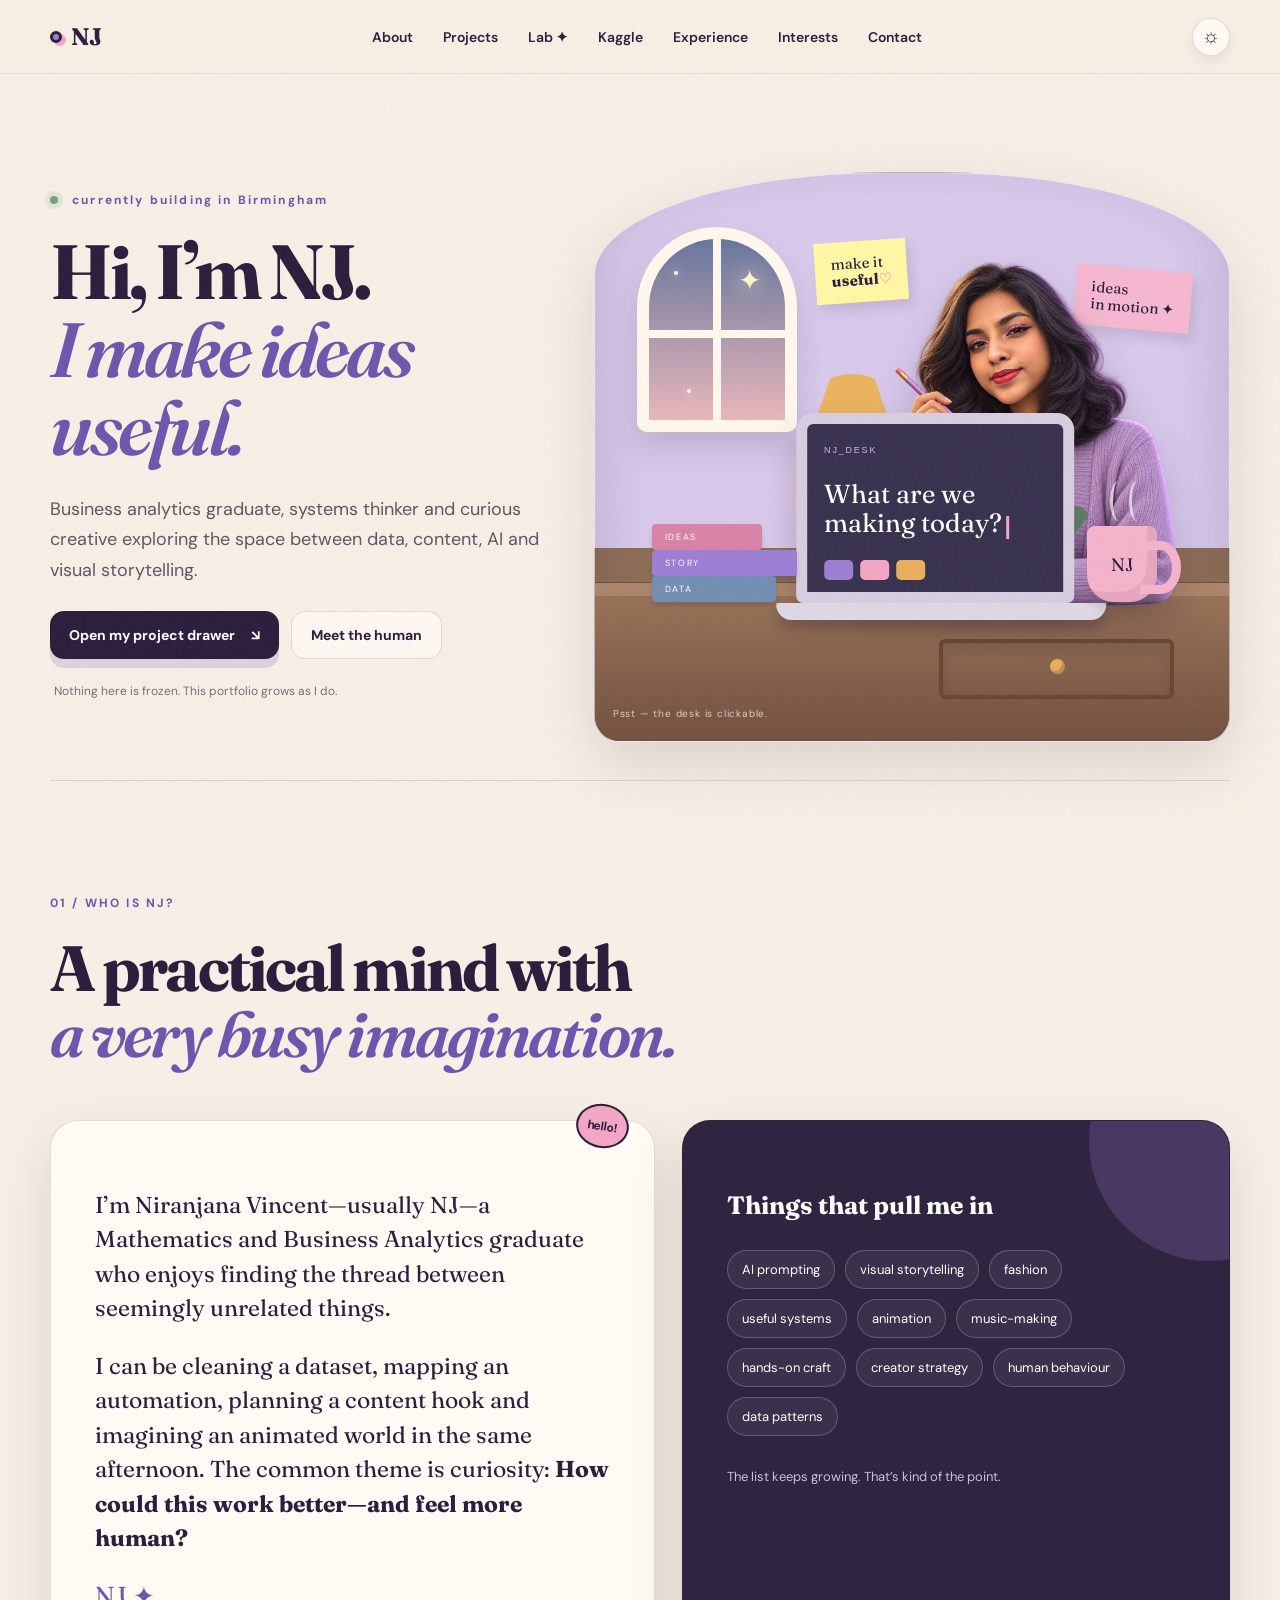
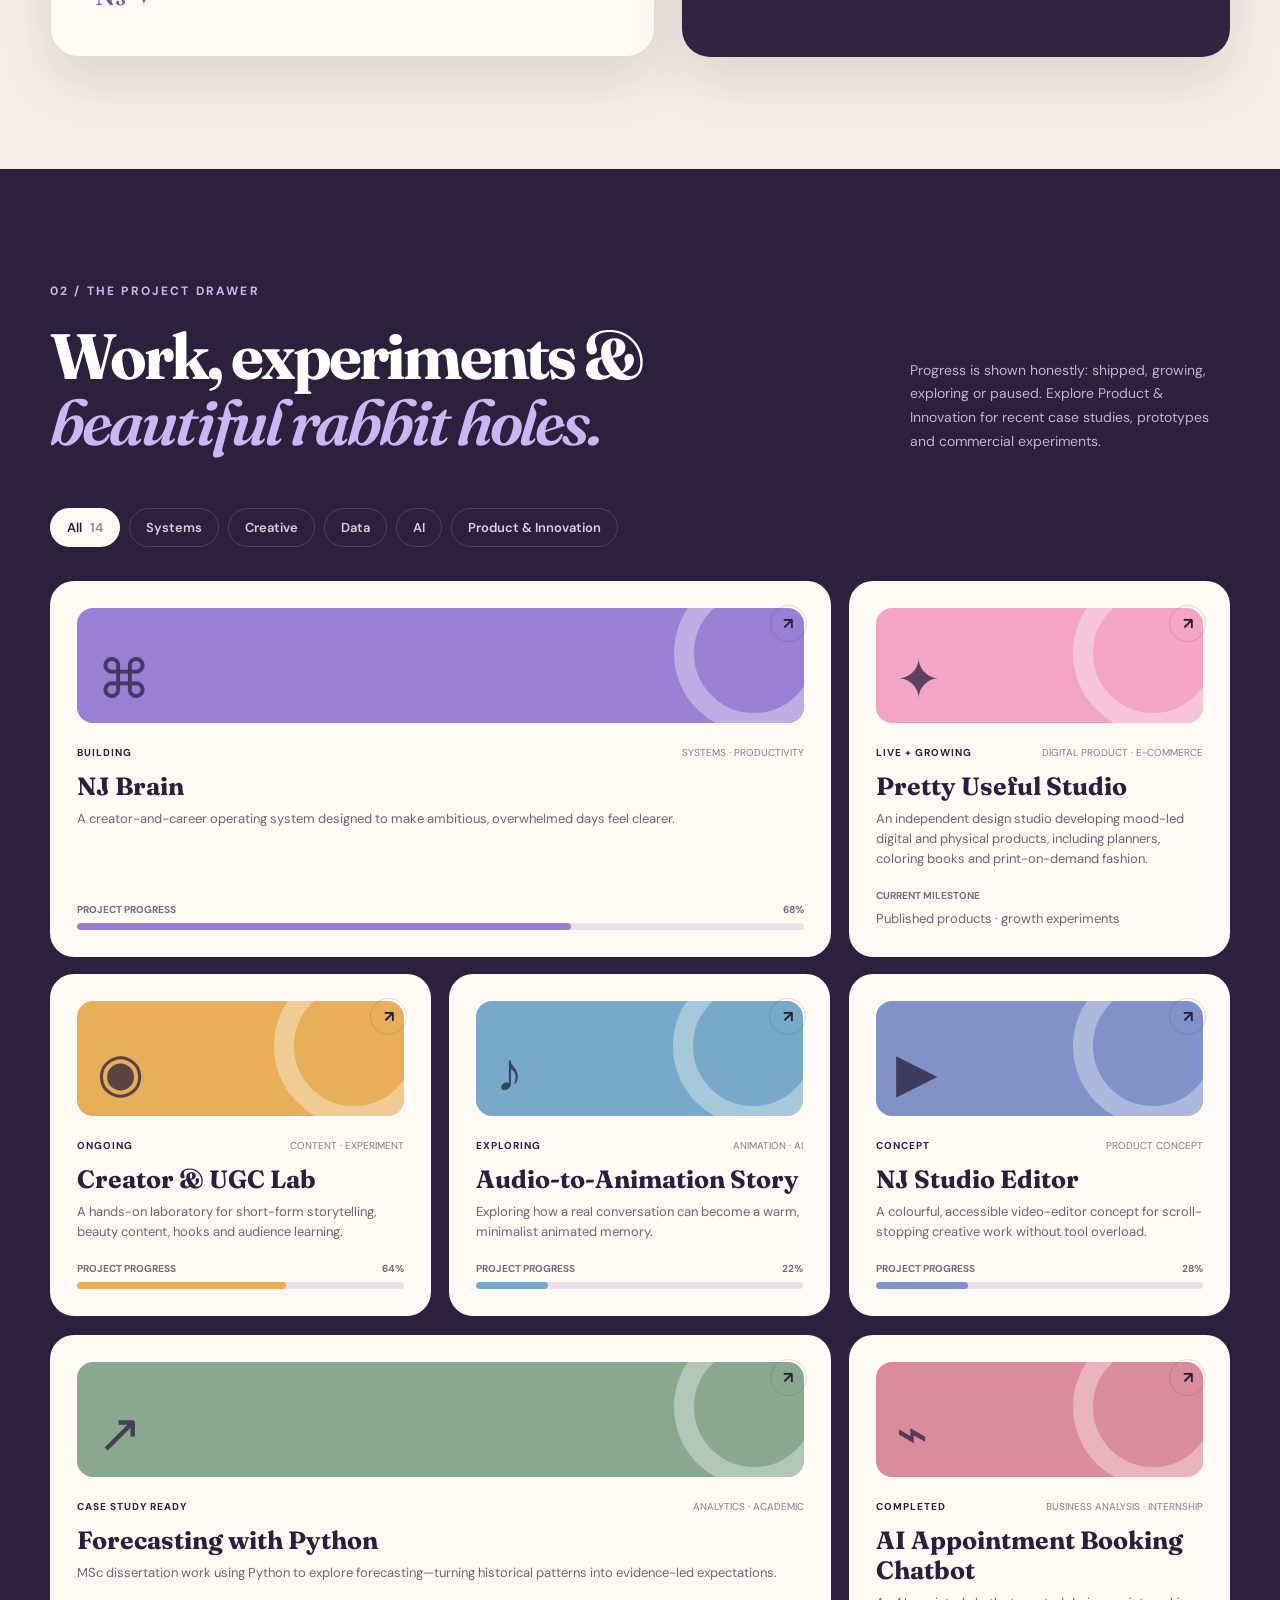
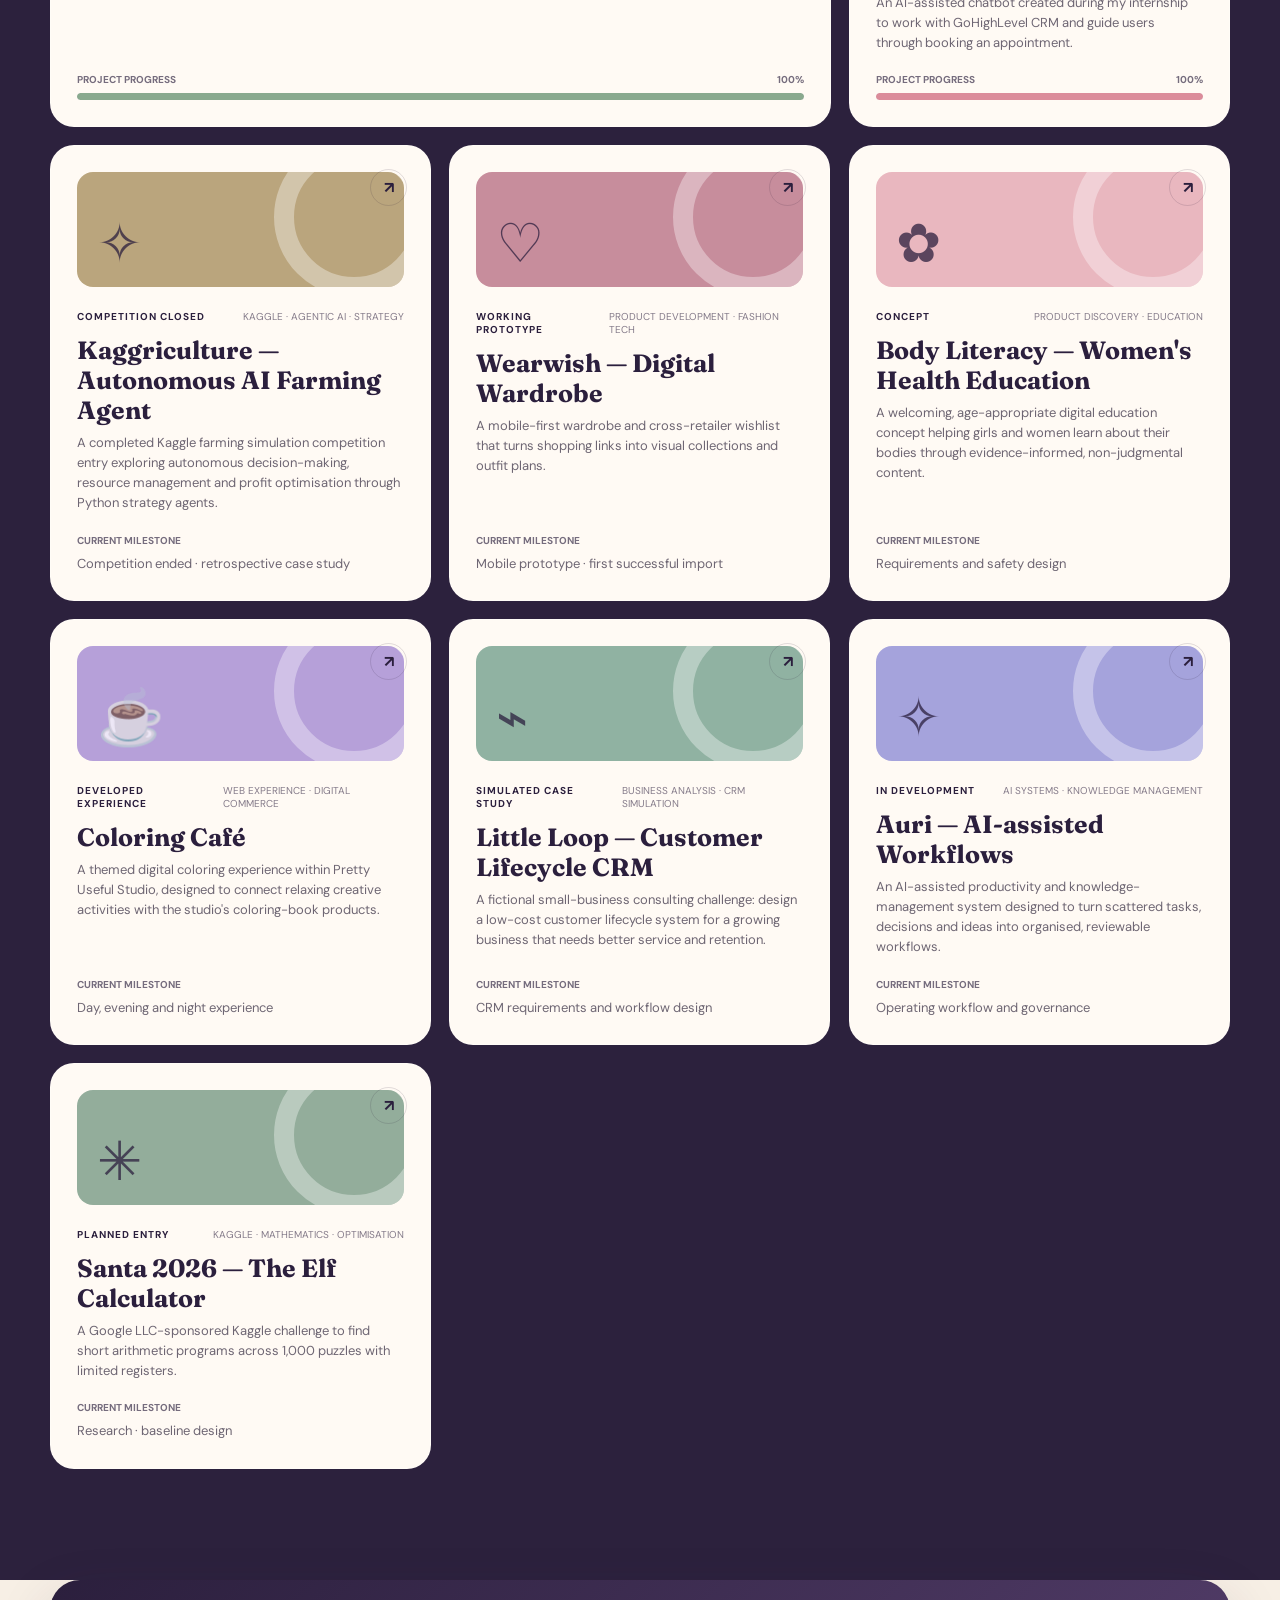
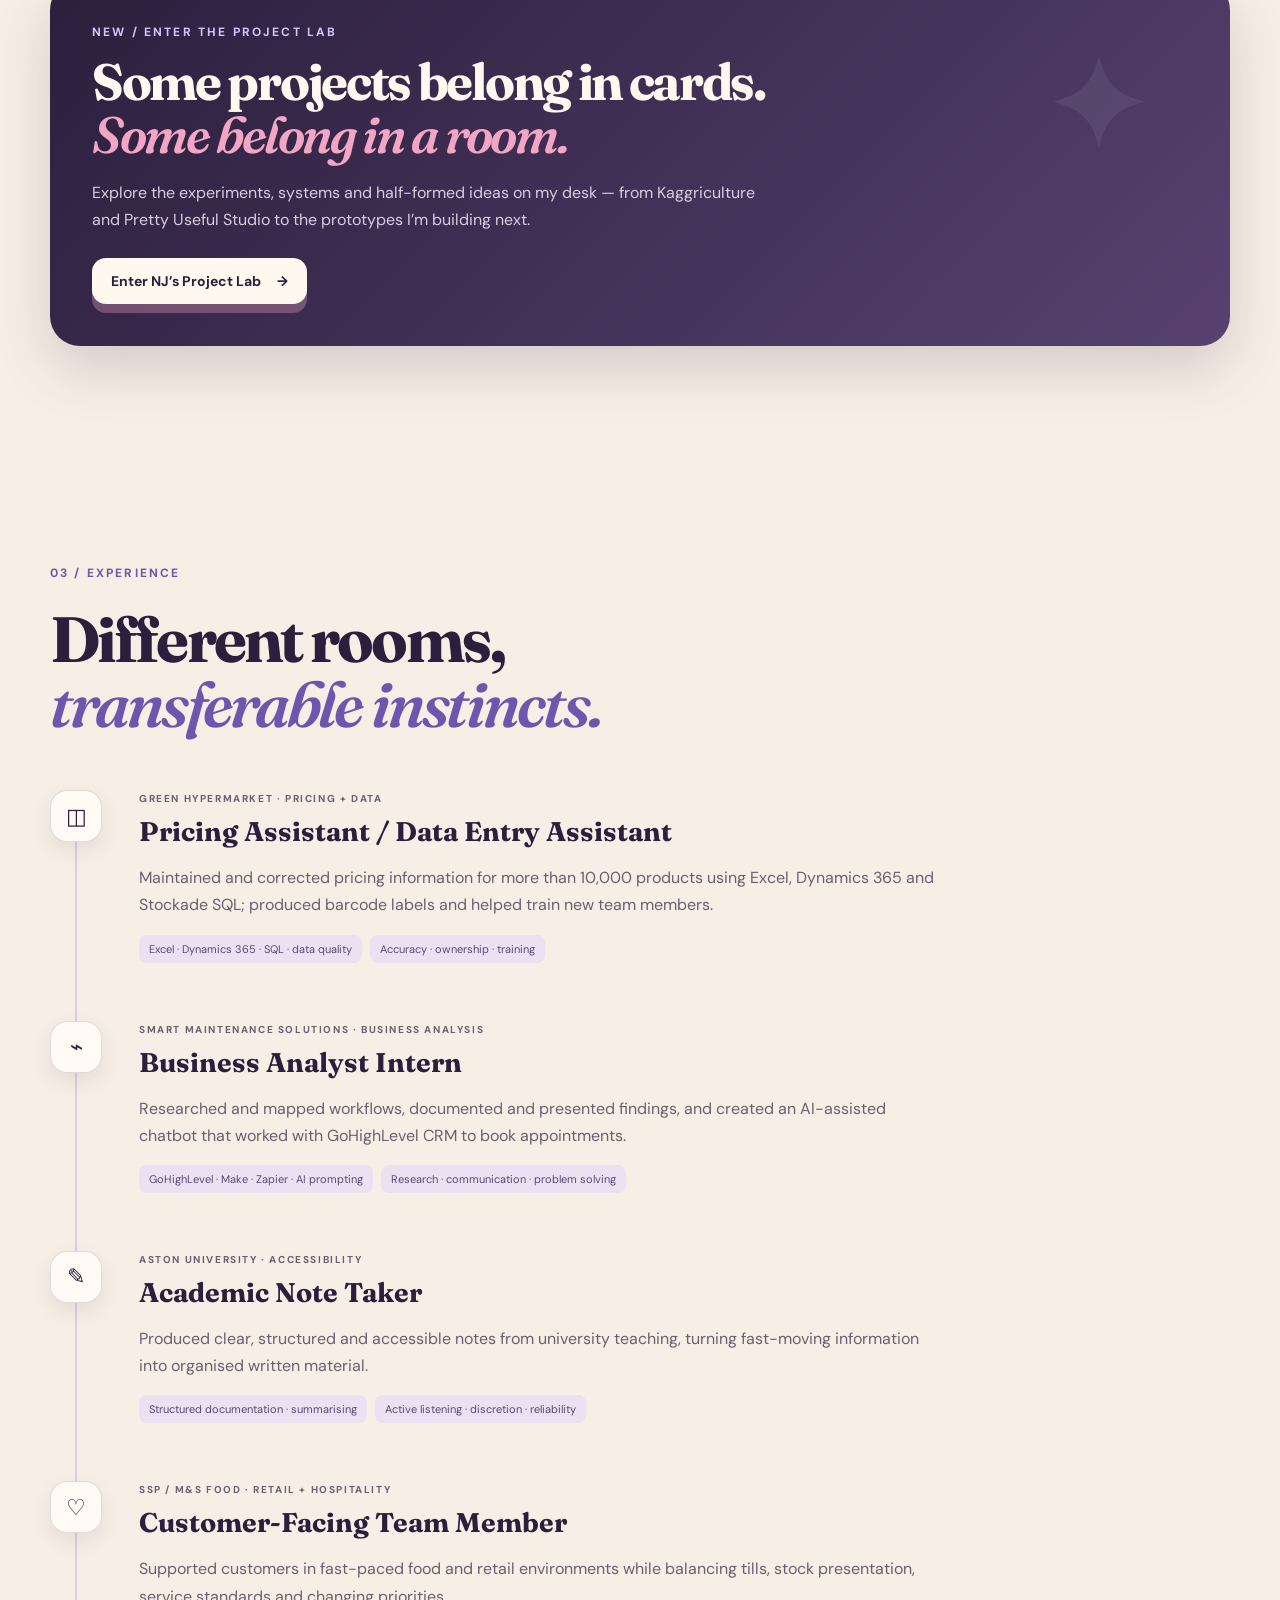
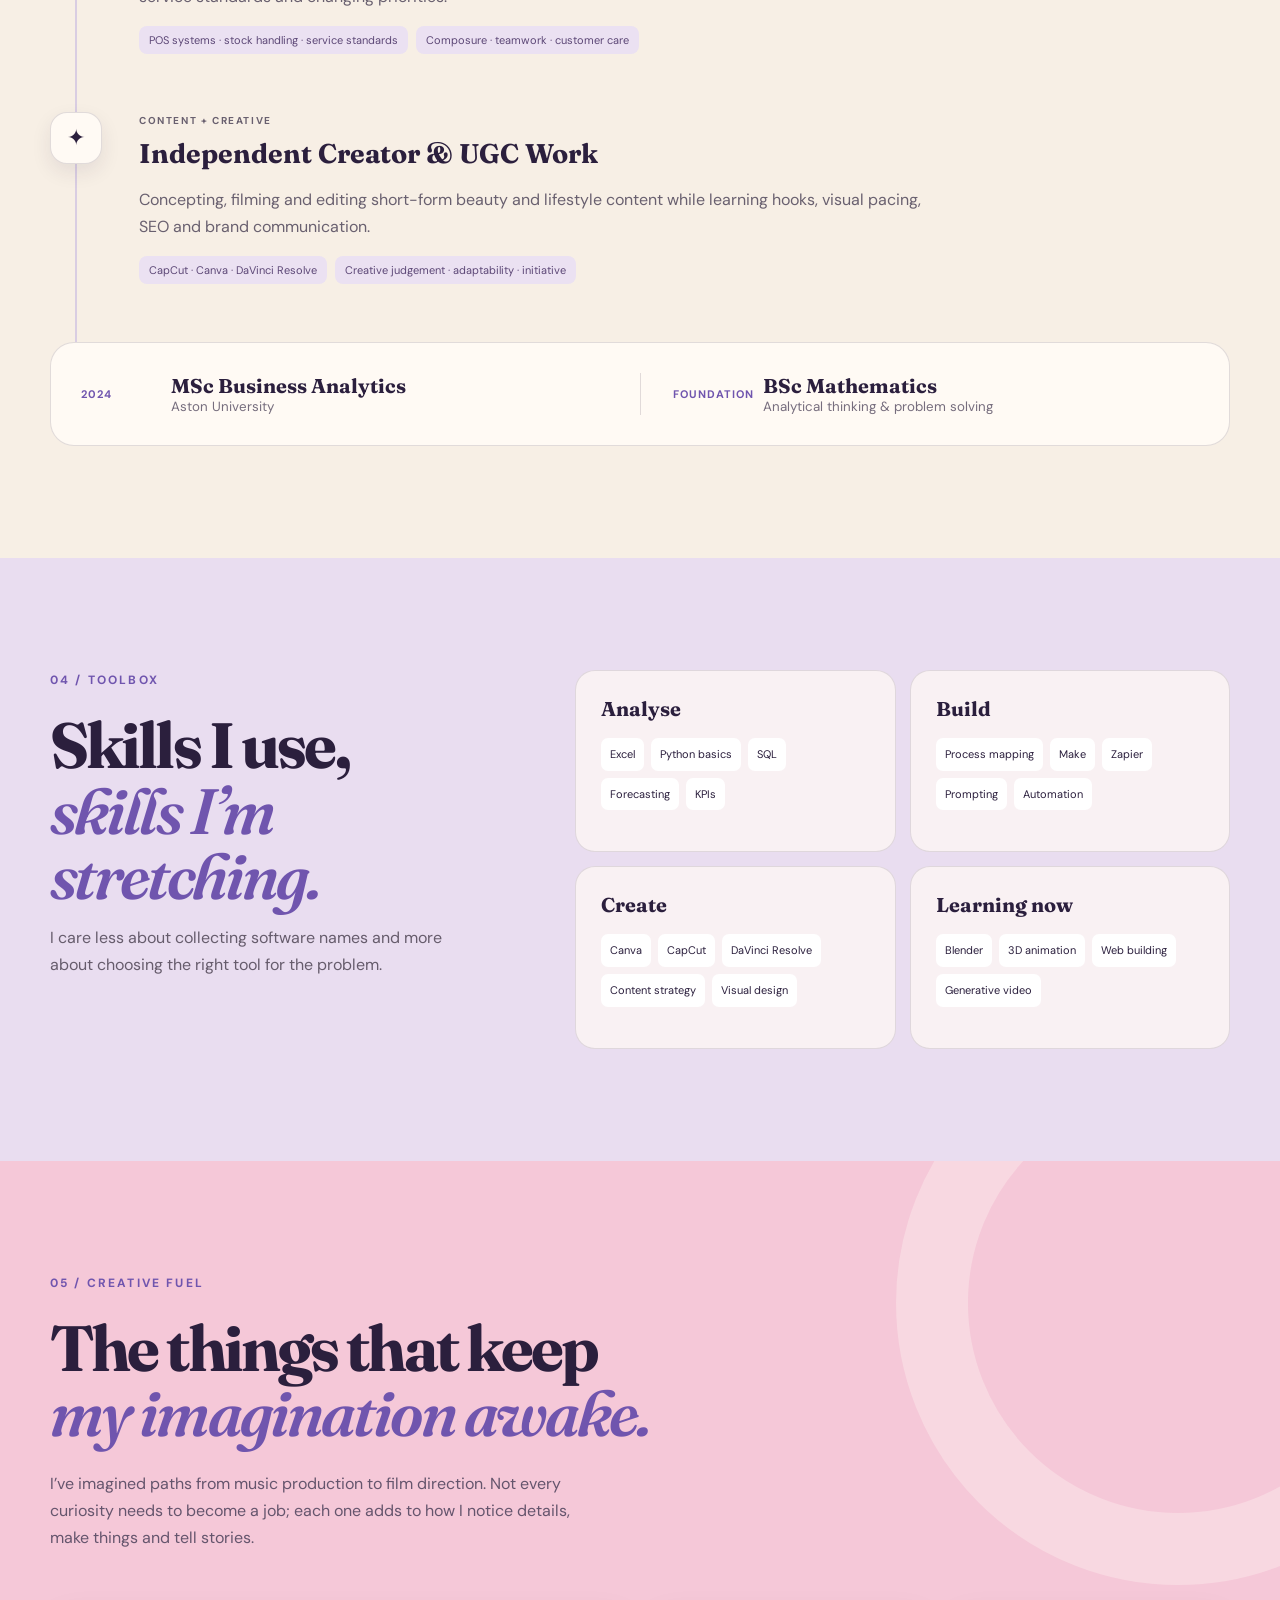
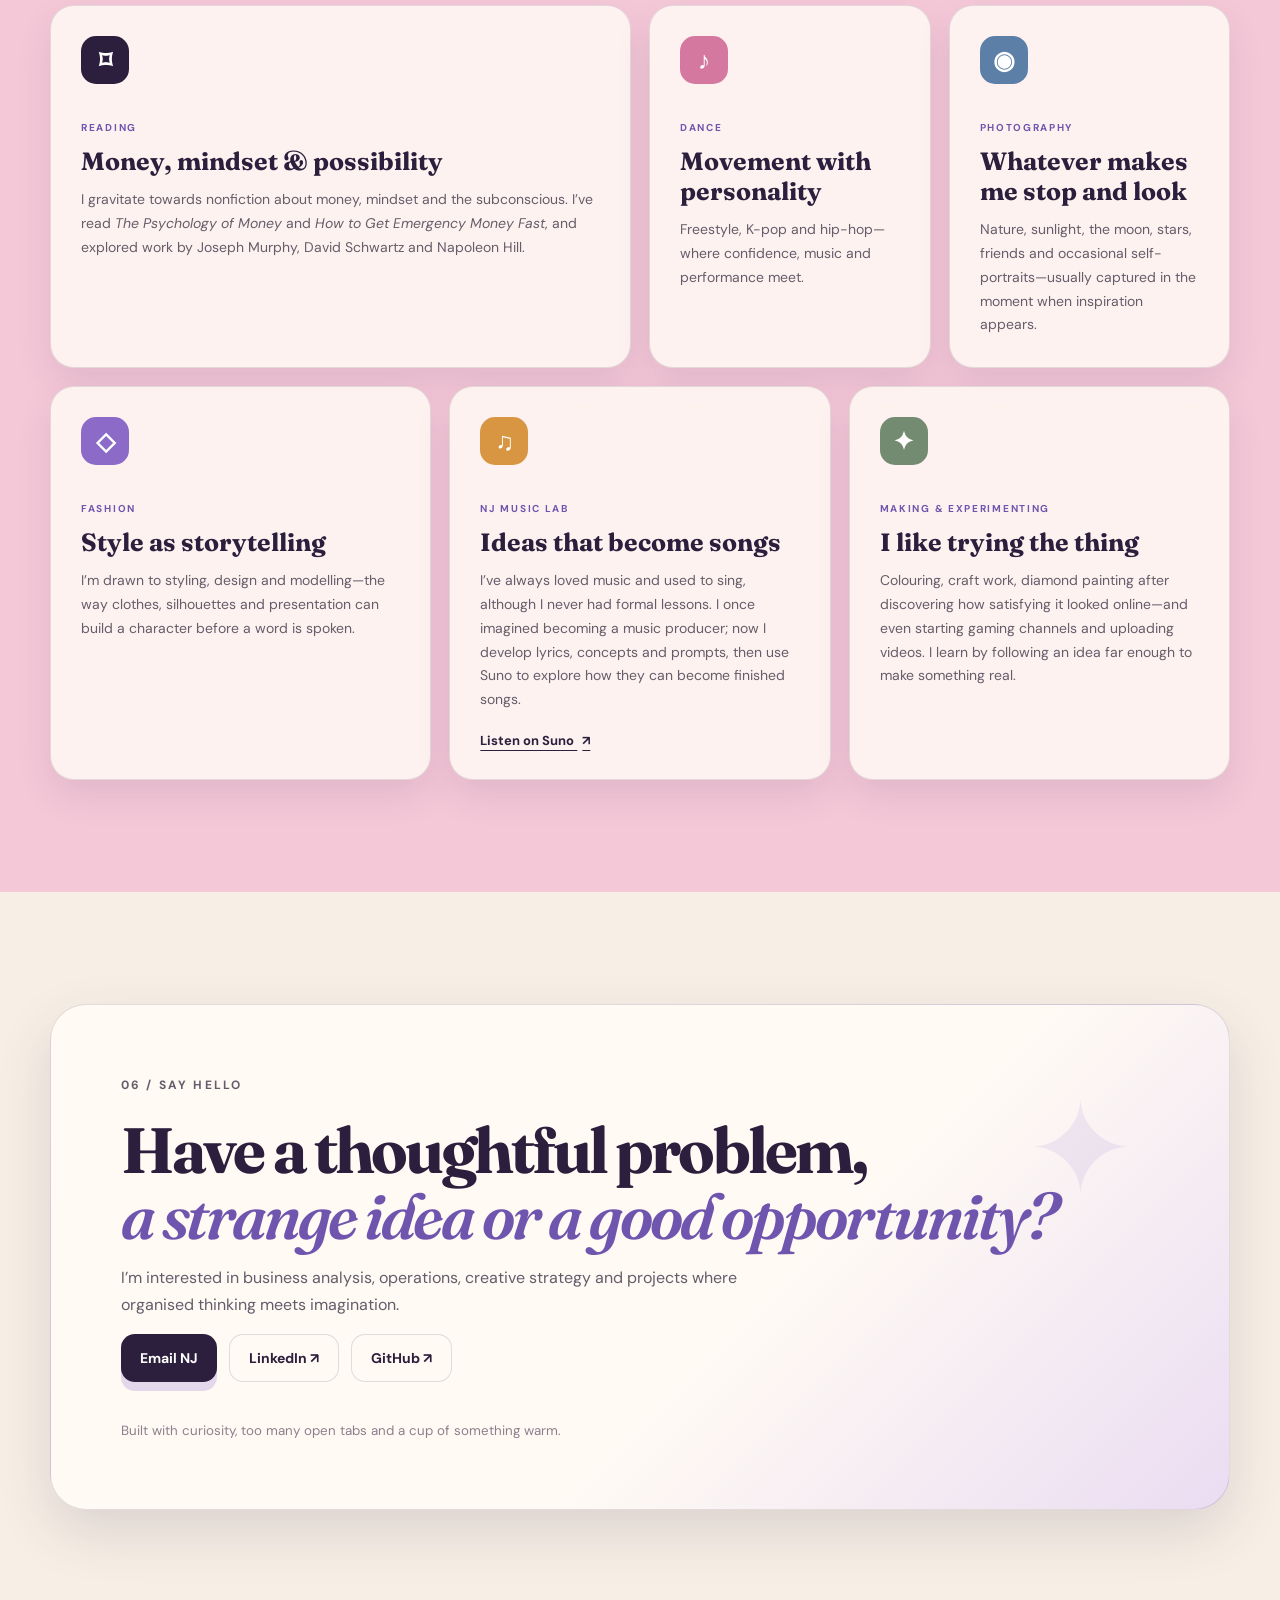
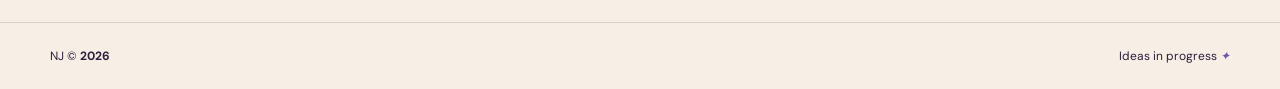
<file: index.html>
<!doctype html>
<html lang="en">
<head>
  <meta charset="UTF-8" />
  <meta name="viewport" content="width=device-width, initial-scale=1.0" />
  <meta name="goatcounter-code" content="njisontosmth" />
  <meta name="description" content="NJ's interactive portfolio — business analytics, automation, content and curious experiments." />
  <meta name="theme-color" content="#2b1f3d" />
  <title>NJ — Ideas in Progress</title>
  <link rel="preconnect" href="https://fonts.googleapis.com">
  <link rel="preconnect" href="https://fonts.gstatic.com" crossorigin>
  <link href="https://fonts.googleapis.com/css2?family=DM+Sans:wght@400;500;600;700&family=Fraunces:opsz,wght@9..144,600;9..144,700&display=swap" rel="stylesheet">
  <link rel="stylesheet" href="styles.css?v=20260924-lab" />
</head>
<body>
  <div class="noise" aria-hidden="true"></div>
  <header class="topbar">
    <a class="brand" href="#home" aria-label="NJ home"><span class="brand-dot"></span>NJ</a>
    <nav aria-label="Main navigation">
      <a href="#about">About</a><a href="#projects">Projects</a><a href="lab.html">Lab ✦</a><a href="kaggle.html">Kaggle</a><a href="#experience">Experience</a><a href="#interests">Interests</a><a href="#contact">Contact</a>
    </nav>
    <button class="lamp-toggle" type="button" aria-label="Toggle evening mode" title="Turn the desk lamp on or off"><span>☼</span></button>
  </header>

  <main>
    <section id="home" class="hero section-shell">
      <div class="hero-copy reveal">
        <p class="eyebrow"><span class="live-dot"></span> currently building in Birmingham</p>
        <h1>Hi, I’m NJ.<br><em>I make ideas useful.</em></h1>
        <p class="hero-lede">Business analytics graduate, systems thinker and curious creative exploring the space between data, content, AI and visual storytelling.</p>
        <div class="hero-actions">
          <a class="button primary" href="#projects">Open my project drawer <span>↘</span></a>
          <a class="button ghost" href="#about">Meet the human</a>
        </div>
        <p class="microcopy">Nothing here is frozen. This portfolio grows as I do.</p>
      </div>

      <div class="desk-scene reveal" aria-label="An illustrated cozy creative desk">
        <div class="window-light"><i></i><i></i><i></i><button class="moon" type="button" aria-label="Make a tiny wish" title="Click the star">✦</button><span class="shooting-star" aria-hidden="true"></span></div>
        <div class="wall-note note-one">make it<br><strong>useful</strong><span>♡</span></div>
        <div class="wall-note note-two">ideas<br>in motion ✦</div>
        <button class="scene-object desk-lamp" type="button" aria-label="Toggle desk light"><span class="shade"></span><span class="neck"></span><span class="base"></span><span class="glow"></span></button>
        <div class="plant"><span class="leaf l1"></span><span class="leaf l2"></span><span class="leaf l3"></span><span class="pot"></span></div>
        <img class="nj-character" src="assets/nj-illustrated-character.png" alt="Illustrated character portrait of NJ holding a lavender pencil at her desk" /><button class="character-hotspot" type="button" aria-label="Meet NJ — open the About section" title="Meet NJ"></button>
        <button class="laptop scene-object" type="button" data-open="projects" aria-label="Open projects">
          <span class="laptop-screen"><span class="screen-top">NJ_DESK</span><span class="screen-copy">What are we<br>making today?<b class="cursor"></b></span><span class="screen-icons"><i></i><i></i><i></i></span></span>
          <span class="laptop-base"></span>
        </button>
        <button class="mug scene-object" type="button" data-open="about" aria-label="Open a note about NJ"><span class="steam s1"></span><span class="steam s2"></span><span class="mug-copy">NJ</span></button>
        <div class="books"><span>DATA</span><span>STORY</span><span>IDEAS</span></div>
        <div class="desk"><span class="drawer"></span><span class="knob"></span></div>
        <p class="scene-hint">Psst — the desk is clickable.</p><p class="wish-note" role="status" aria-live="polite">A tiny idea just became a plan ✦</p>
      </div>
    </section>

    <section id="about" class="about section-shell section-pad">
      <div class="section-heading reveal"><p class="eyebrow">01 / WHO IS NJ?</p><h2>A practical mind with<br><em>a very busy imagination.</em></h2></div>
      <div class="about-grid">
        <article class="about-card story-card reveal">
          <span class="card-sticker">hello!</span>
          <p>I’m Niranjana Vincent—usually NJ—a Mathematics and Business Analytics graduate who enjoys finding the thread between seemingly unrelated things.</p>
          <p>I can be cleaning a dataset, mapping an automation, planning a content hook and imagining an animated world in the same afternoon. The common theme is curiosity: <strong>How could this work better—and feel more human?</strong></p>
          <div class="signature">NJ <span>✦</span></div>
        </article>
        <div class="curiosity-board reveal">
          <h3>Things that pull me in</h3>
          <div class="curiosity-cloud">
            <span>AI prompting</span><span>visual storytelling</span><span>fashion</span><span>useful systems</span><span>animation</span><span>music-making</span><span>hands-on craft</span><span>creator strategy</span><span>human behaviour</span><span>data patterns</span>
          </div>
          <p class="board-note">The list keeps growing. That’s kind of the point.</p>
        </div>
      </div>
    </section>

    <section id="projects" class="projects section-pad">
      <div class="section-shell">
        <div class="section-heading row-heading reveal">
          <div><p class="eyebrow">02 / THE PROJECT DRAWER</p><h2>Work, experiments &<br><em>beautiful rabbit holes.</em></h2></div>
          <p class="heading-note">Progress is shown honestly: shipped, growing, exploring or paused. Explore Product &amp; Innovation for recent case studies, prototypes and commercial experiments.</p>
        </div>
        <div class="filter-row reveal" role="group" aria-label="Filter projects">
          <button class="filter active" data-filter="all">All <span>14</span></button>
          <button class="filter" data-filter="systems">Systems</button>
          <button class="filter" data-filter="creative">Creative</button>
          <button class="filter" data-filter="data">Data</button>
          <button class="filter" data-filter="ai">AI</button>
          <button class="filter" data-filter="product">Product &amp; Innovation</button>
        </div>
        <div id="projectGrid" class="project-grid"></div>
      </div>
    </section>


    <section class="lab-invite section-shell reveal" style="padding:0 0 105px">
      <div style="position:relative;overflow:hidden;padding:42px;border-radius:30px;background:linear-gradient(135deg,#2b1f3d,#58416f);color:#fff8ef;box-shadow:0 22px 55px rgba(55,38,76,.18)">
        <p class="eyebrow" style="color:#d7c5fa;margin-bottom:14px">NEW / ENTER THE PROJECT LAB</p>
        <h2 style="font-size:clamp(36px,4vw,56px);max-width:760px">Some projects belong in cards.<br><em style="color:#f2a6c4">Some belong in a room.</em></h2>
        <p style="max-width:670px;color:#d9cedf;margin:18px 0 25px">Explore the experiments, systems and half-formed ideas on my desk — from Kaggriculture and Pretty Useful Studio to the prototypes I’m building next.</p>
        <a class="button primary" href="lab.html" style="background:#fff8ef;color:#2b1f3d;box-shadow:0 9px 0 rgba(242,166,196,.32)">Enter NJ’s Project Lab <span>→</span></a>
        <span aria-hidden="true" style="position:absolute;right:7%;top:14%;font:700 120px Fraunces;color:rgba(255,255,255,.07)">✦</span>
      </div>
    </section>

    <section id="experience" class="experience section-shell section-pad">
      <div class="section-heading reveal"><p class="eyebrow">03 / EXPERIENCE</p><h2>Different rooms,<br><em>transferable instincts.</em></h2></div>
      <div class="timeline reveal">
        <article><span class="timeline-icon">◫</span><div><p class="timeline-type">GREEN HYPERMARKET · PRICING + DATA</p><h3>Pricing Assistant / Data Entry Assistant</h3><p>Maintained and corrected pricing information for more than 10,000 products using Excel, Dynamics 365 and Stockade SQL; produced barcode labels and helped train new team members.</p><div class="tag-row"><span>Excel · Dynamics 365 · SQL · data quality</span><span>Accuracy · ownership · training</span></div></div></article>
        <article><span class="timeline-icon">⌁</span><div><p class="timeline-type">SMART MAINTENANCE SOLUTIONS · BUSINESS ANALYSIS</p><h3>Business Analyst Intern</h3><p>Researched and mapped workflows, documented and presented findings, and created an AI-assisted chatbot that worked with GoHighLevel CRM to book appointments.</p><div class="tag-row"><span>GoHighLevel · Make · Zapier · AI prompting</span><span>Research · communication · problem solving</span></div></div></article>
        <article><span class="timeline-icon">✎</span><div><p class="timeline-type">ASTON UNIVERSITY · ACCESSIBILITY</p><h3>Academic Note Taker</h3><p>Produced clear, structured and accessible notes from university teaching, turning fast-moving information into organised written material.</p><div class="tag-row"><span>Structured documentation · summarising</span><span>Active listening · discretion · reliability</span></div></div></article>
        <article><span class="timeline-icon">♡</span><div><p class="timeline-type">SSP / M&amp;S FOOD · RETAIL + HOSPITALITY</p><h3>Customer-Facing Team Member</h3><p>Supported customers in fast-paced food and retail environments while balancing tills, stock presentation, service standards and changing priorities.</p><div class="tag-row"><span>POS systems · stock handling · service standards</span><span>Composure · teamwork · customer care</span></div></div></article>
        <article><span class="timeline-icon">✦</span><div><p class="timeline-type">CONTENT + CREATIVE</p><h3>Independent Creator & UGC Work</h3><p>Concepting, filming and editing short-form beauty and lifestyle content while learning hooks, visual pacing, SEO and brand communication.</p><div class="tag-row"><span>CapCut · Canva · DaVinci Resolve</span><span>Creative judgement · adaptability · initiative</span></div></div></article>
      </div>
      <div class="education-strip reveal">
        <div><span>2024</span><strong>MSc Business Analytics</strong><small>Aston University</small></div>
        <i></i>
        <div><span>FOUNDATION</span><strong>BSc Mathematics</strong><small>Analytical thinking & problem solving</small></div>
      </div>
    </section>

    <section class="skills section-pad">
      <div class="section-shell skills-layout">
        <div class="section-heading reveal"><p class="eyebrow">04 / TOOLBOX</p><h2>Skills I use,<br><em>skills I’m stretching.</em></h2><p class="skill-note">I care less about collecting software names and more about choosing the right tool for the problem.</p></div>
        <div class="skill-shelves reveal">
          <div><h3>Analyse</h3><p><span>Excel</span><span>Python basics</span><span>SQL</span><span>Forecasting</span><span>KPIs</span></p></div>
          <div><h3>Build</h3><p><span>Process mapping</span><span>Make</span><span>Zapier</span><span>Prompting</span><span>Automation</span></p></div>
          <div><h3>Create</h3><p><span>Canva</span><span>CapCut</span><span>DaVinci Resolve</span><span>Content strategy</span><span>Visual design</span></p></div>
          <div><h3>Learning now</h3><p><span>Blender</span><span>3D animation</span><span>Web building</span><span>Generative video</span></p></div>
        </div>
      </div>
    </section>

    <section id="interests" class="interests section-pad">
      <div class="section-shell">
        <div class="section-heading interests-heading reveal">
          <p class="eyebrow">05 / CREATIVE FUEL</p>
          <h2>The things that keep<br><em>my imagination awake.</em></h2>
          <p>I’ve imagined paths from music production to film direction. Not every curiosity needs to become a job; each one adds to how I notice details, make things and tell stories.</p>
        </div>
        <div class="interest-grid">
          <article class="interest-card interest-reading reveal">
            <span class="interest-symbol" aria-hidden="true">⌑</span>
            <p class="interest-label">READING</p>
            <h3>Money, mindset &amp; possibility</h3>
            <p>I gravitate towards nonfiction about money, mindset and the subconscious. I’ve read <em>The Psychology of Money</em> and <em>How to Get Emergency Money Fast</em>, and explored work by Joseph Murphy, David Schwartz and Napoleon Hill.</p>
          </article>
          <article class="interest-card interest-dance reveal">
            <span class="interest-symbol" aria-hidden="true">♪</span>
            <p class="interest-label">DANCE</p>
            <h3>Movement with personality</h3>
            <p>Freestyle, K-pop and hip-hop—where confidence, music and performance meet.</p>
          </article>
          <article class="interest-card interest-photo reveal">
            <span class="interest-symbol" aria-hidden="true">◉</span>
            <p class="interest-label">PHOTOGRAPHY</p>
            <h3>Whatever makes me stop and look</h3>
            <p>Nature, sunlight, the moon, stars, friends and occasional self-portraits—usually captured in the moment when inspiration appears.</p>
          </article>
          <article class="interest-card interest-fashion reveal">
            <span class="interest-symbol" aria-hidden="true">◇</span>
            <p class="interest-label">FASHION</p>
            <h3>Style as storytelling</h3>
            <p>I’m drawn to styling, design and modelling—the way clothes, silhouettes and presentation can build a character before a word is spoken.</p>
          </article>
          <article class="interest-card interest-music reveal">
            <span class="interest-symbol" aria-hidden="true">♫</span>
            <p class="interest-label">NJ MUSIC LAB</p>
            <h3>Ideas that become songs</h3>
            <p>I’ve always loved music and used to sing, although I never had formal lessons. I once imagined becoming a music producer; now I develop lyrics, concepts and prompts, then use Suno to explore how they can become finished songs.</p>
            <a class="interest-link" href="https://suno.com/@njmakesmusic" target="_blank" rel="noopener noreferrer">Listen on Suno <span>↗</span></a>
          </article>
          <article class="interest-card interest-making reveal">
            <span class="interest-symbol" aria-hidden="true">✦</span>
            <p class="interest-label">MAKING &amp; EXPERIMENTING</p>
            <h3>I like trying the thing</h3>
            <p>Colouring, craft work, diamond painting after discovering how satisfying it looked online—and even starting gaming channels and uploading videos. I learn by following an idea far enough to make something real.</p>
          </article>
        </div>
      </div>
    </section>

    <section id="contact" class="contact section-shell section-pad reveal">
      <div class="contact-card">
        <p class="eyebrow">06 / SAY HELLO</p>
        <h2>Have a thoughtful problem,<br><em>a strange idea or a good opportunity?</em></h2>
        <p>I’m interested in business analysis, operations, creative strategy and projects where organised thinking meets imagination.</p>
        <div class="contact-actions"><a class="button primary" href="mailto:niranjanavnt@gmail.com">Email NJ</a><a class="button ghost" href="https://www.linkedin.com/in/niranjana-vincent/" target="_blank" rel="noreferrer">LinkedIn ↗</a><a class="button ghost" href="https://github.com/njisontosmth" target="_blank" rel="noreferrer">GitHub ↗</a></div>
        <small>Built with curiosity, too many open tabs and a cup of something warm.</small>
      </div>
    </section>
  </main>

  <footer><span>NJ © <b id="year"></b></span><span>Ideas in progress <i>✦</i></span></footer>

  <dialog id="projectDialog" class="project-dialog"><button class="dialog-close" aria-label="Close">×</button><div id="dialogContent"></div></dialog>
  <dialog id="noteDialog" class="note-dialog"><button class="dialog-close" aria-label="Close">×</button><div><p class="eyebrow">A NOTE FROM THE DESK</p><h2>I’m not one neat job title.</h2><p>I’m at my best where analysis, organisation and creative curiosity overlap. This space is a record of me following those connections—and turning them into things you can actually see and use.</p><span class="signature">— NJ ✦</span></div></dialog>

  <script src="analytics.js?v=20260924-1"></script>
  <script src="script.js?v=20261125-kaggle"></script>
</body>
</html>
</file>
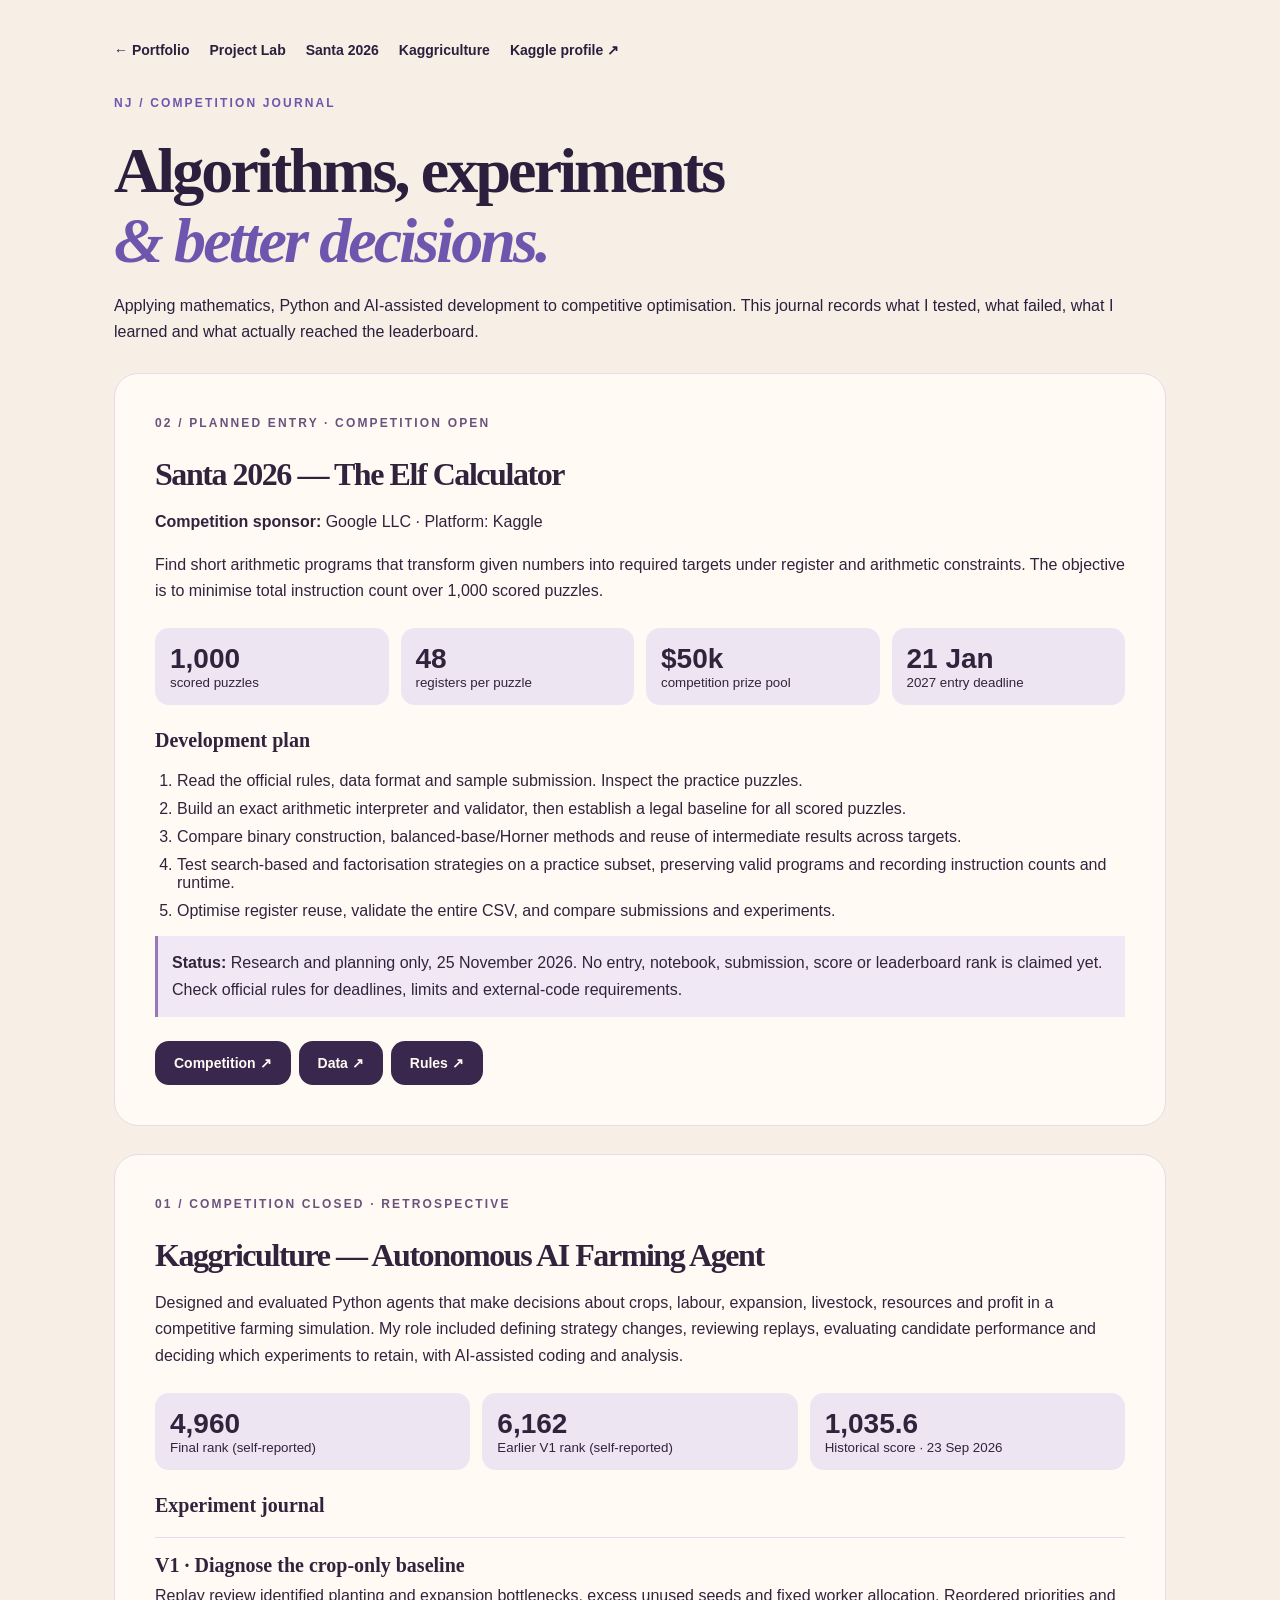
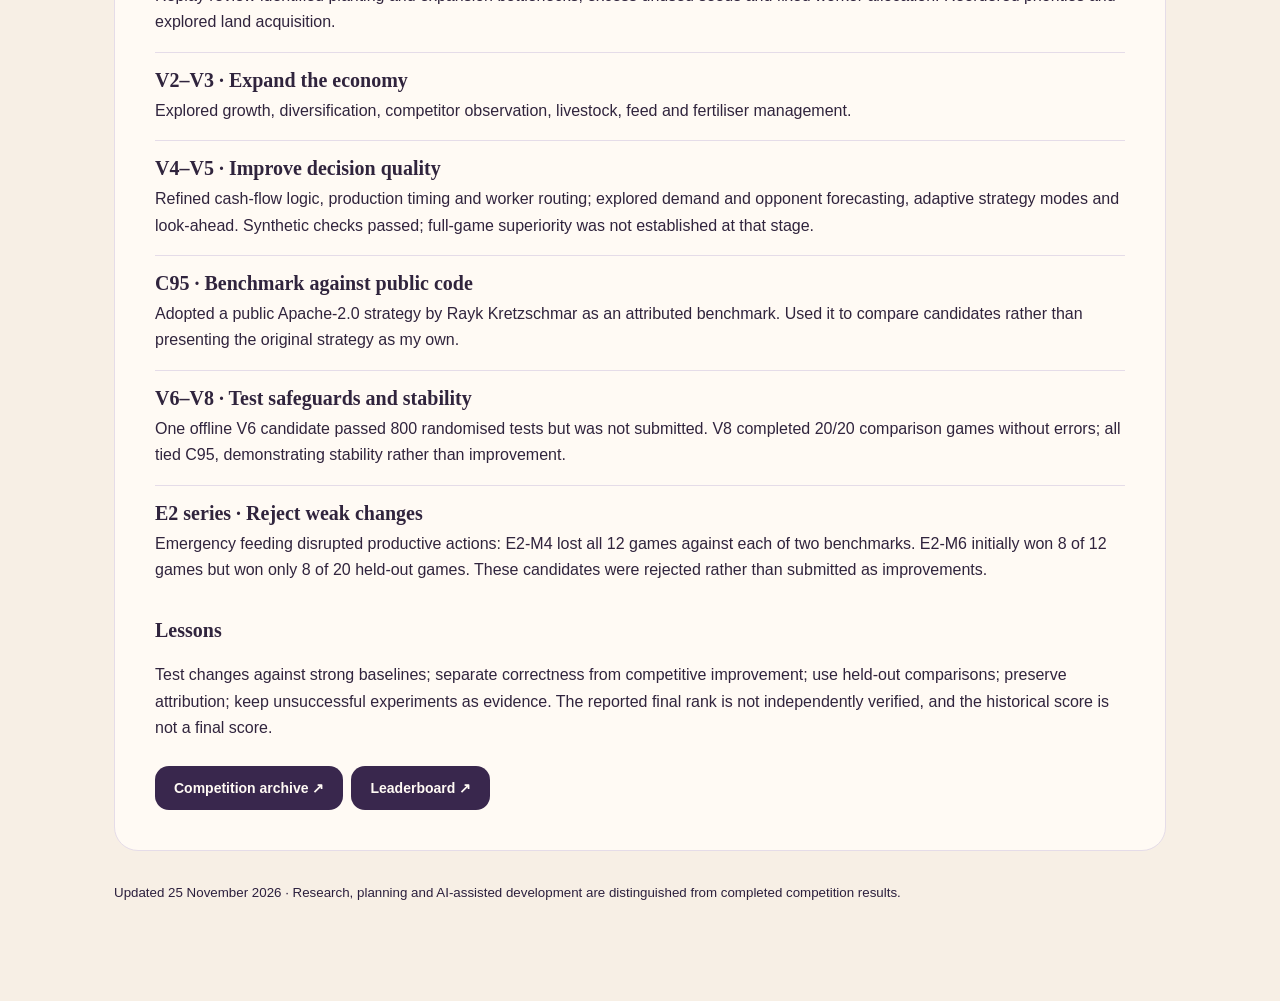
<file: kaggle.html>
<!doctype html>
<html lang="en"><head><meta charset="UTF-8"><meta name="viewport" content="width=device-width,initial-scale=1"><meta name="description" content="NJ's Kaggle competition journal: experiments, benchmarks and lessons from applied optimisation."><title>NJ — Kaggle Competition Journal</title><link rel="stylesheet" href="styles.css"><style>
.kaggle-page{max-width:1100px;margin:auto;padding:42px 24px 80px}.kaggle-page h1{font:700 clamp(38px,6vw,64px) Fraunces,Georgia,serif;line-height:1.1}.kaggle-page h2{font:700 32px Fraunces,Georgia,serif}.kaggle-page h3{font:700 20px Fraunces,Georgia,serif}.kaggle-page p{line-height:1.65}.journal-card{background:#fffaf4;color:#30243d;border:1px solid #e5dce8;border-radius:24px;padding:clamp(20px,4vw,40px);margin:28px 0}.journal-card .eyebrow{color:#69537e}.journal-card a{color:#684d85}.journal-card .button{color:#fffaf4;background:#39274d;display:inline-flex;margin:8px 8px 0 0}.metrics{display:grid;grid-template-columns:repeat(auto-fit,minmax(135px,1fr));gap:12px;margin:24px 0}.metrics div{padding:15px;border-radius:14px;background:#eee5f3}.metrics strong{display:block;font-size:28px}.metrics small{display:block}.experiment{padding:16px 0;border-top:1px solid #e5dce8}.experiment h3{margin:0 0 6px}.experiment p{margin:0}.note{padding:14px;background:#f0e8f4;border-left:3px solid #9978ba}.journal-nav{display:flex;flex-wrap:wrap;gap:20px;margin-bottom:36px}.journal-nav a{color:inherit}.journal-card ol{padding-left:22px}.journal-card li{margin:10px 0}.journal-card code{overflow-wrap:anywhere}
</style></head><body><main class="kaggle-page"><nav class="journal-nav" aria-label="Competition navigation"><a href="index.html#projects">← Portfolio</a><a href="lab.html">Project Lab</a><a href="#santa">Santa 2026</a><a href="#kaggriculture">Kaggriculture</a><a href="https://www.kaggle.com/nj54425" rel="noopener noreferrer" target="_blank">Kaggle profile ↗</a></nav><p class="eyebrow">NJ / COMPETITION JOURNAL</p><h1>Algorithms, experiments<br><em>&amp; better decisions.</em></h1><p>Applying mathematics, Python and AI-assisted development to competitive optimisation. This journal records what I tested, what failed, what I learned and what actually reached the leaderboard.</p>
<article id="santa" class="journal-card"><p class="eyebrow">02 / PLANNED ENTRY · COMPETITION OPEN</p><h2>Santa 2026 — The Elf Calculator</h2><p><strong>Competition sponsor:</strong> Google LLC · Platform: Kaggle</p><p>Find short arithmetic programs that transform given numbers into required targets under register and arithmetic constraints. The objective is to minimise total instruction count over 1,000 scored puzzles.</p><div class="metrics"><div><strong>1,000</strong><small>scored puzzles</small></div><div><strong>48</strong><small>registers per puzzle</small></div><div><strong>$50k</strong><small>competition prize pool</small></div><div><strong>21 Jan</strong><small>2027 entry deadline</small></div></div><h3>Development plan</h3><ol><li>Read the official rules, data format and sample submission. Inspect the practice puzzles.</li><li>Build an exact arithmetic interpreter and validator, then establish a legal baseline for all scored puzzles.</li><li>Compare binary construction, balanced-base/Horner methods and reuse of intermediate results across targets.</li><li>Test search-based and factorisation strategies on a practice subset, preserving valid programs and recording instruction counts and runtime.</li><li>Optimise register reuse, validate the entire CSV, and compare submissions and experiments.</li></ol><p class="note"><strong>Status:</strong> Research and planning only, 25 November 2026. No entry, notebook, submission, score or leaderboard rank is claimed yet. Check official rules for deadlines, limits and external-code requirements.</p><a class="button" href="https://www.kaggle.com/competitions/santa-2026/overview">Competition ↗</a><a class="button" href="https://www.kaggle.com/competitions/santa-2026/data">Data ↗</a><a class="button" href="https://www.kaggle.com/competitions/santa-2026/rules">Rules ↗</a></article>
<article id="kaggriculture" class="journal-card"><p class="eyebrow">01 / COMPETITION CLOSED · RETROSPECTIVE</p><h2>Kaggriculture — Autonomous AI Farming Agent</h2><p>Designed and evaluated Python agents that make decisions about crops, labour, expansion, livestock, resources and profit in a competitive farming simulation. My role included defining strategy changes, reviewing replays, evaluating candidate performance and deciding which experiments to retain, with AI-assisted coding and analysis.</p><div class="metrics"><div><strong>4,960</strong><small>Final rank (self-reported)</small></div><div><strong>6,162</strong><small>Earlier V1 rank (self-reported)</small></div><div><strong>1,035.6</strong><small>Historical score · 23 Sep 2026</small></div></div><h3>Experiment journal</h3><div class="experiment"><h3>V1 · Diagnose the crop-only baseline</h3><p>Replay review identified planting and expansion bottlenecks, excess unused seeds and fixed worker allocation. Reordered priorities and explored land acquisition.</p></div><div class="experiment"><h3>V2–V3 · Expand the economy</h3><p>Explored growth, diversification, competitor observation, livestock, feed and fertiliser management.</p></div><div class="experiment"><h3>V4–V5 · Improve decision quality</h3><p>Refined cash-flow logic, production timing and worker routing; explored demand and opponent forecasting, adaptive strategy modes and look-ahead. Synthetic checks passed; full-game superiority was not established at that stage.</p></div><div class="experiment"><h3>C95 · Benchmark against public code</h3><p>Adopted a public Apache-2.0 strategy by Rayk Kretzschmar as an attributed benchmark. Used it to compare candidates rather than presenting the original strategy as my own.</p></div><div class="experiment"><h3>V6–V8 · Test safeguards and stability</h3><p>One offline V6 candidate passed 800 randomised tests but was not submitted. V8 completed 20/20 comparison games without errors; all tied C95, demonstrating stability rather than improvement.</p></div><div class="experiment"><h3>E2 series · Reject weak changes</h3><p>Emergency feeding disrupted productive actions: E2-M4 lost all 12 games against each of two benchmarks. E2-M6 initially won 8 of 12 games but won only 8 of 20 held-out games. These candidates were rejected rather than submitted as improvements.</p></div><h3>Lessons</h3><p>Test changes against strong baselines; separate correctness from competitive improvement; use held-out comparisons; preserve attribution; keep unsuccessful experiments as evidence. The reported final rank is not independently verified, and the historical score is not a final score.</p><a class="button" href="https://www.kaggle.com/competitions/kaggriculture">Competition archive ↗</a><a class="button" href="https://www.kaggle.com/competitions/kaggriculture/leaderboard">Leaderboard ↗</a></article><p><small>Updated 25 November 2026 · Research, planning and AI-assisted development are distinguished from completed competition results.</small></p></main></body></html>
</file>
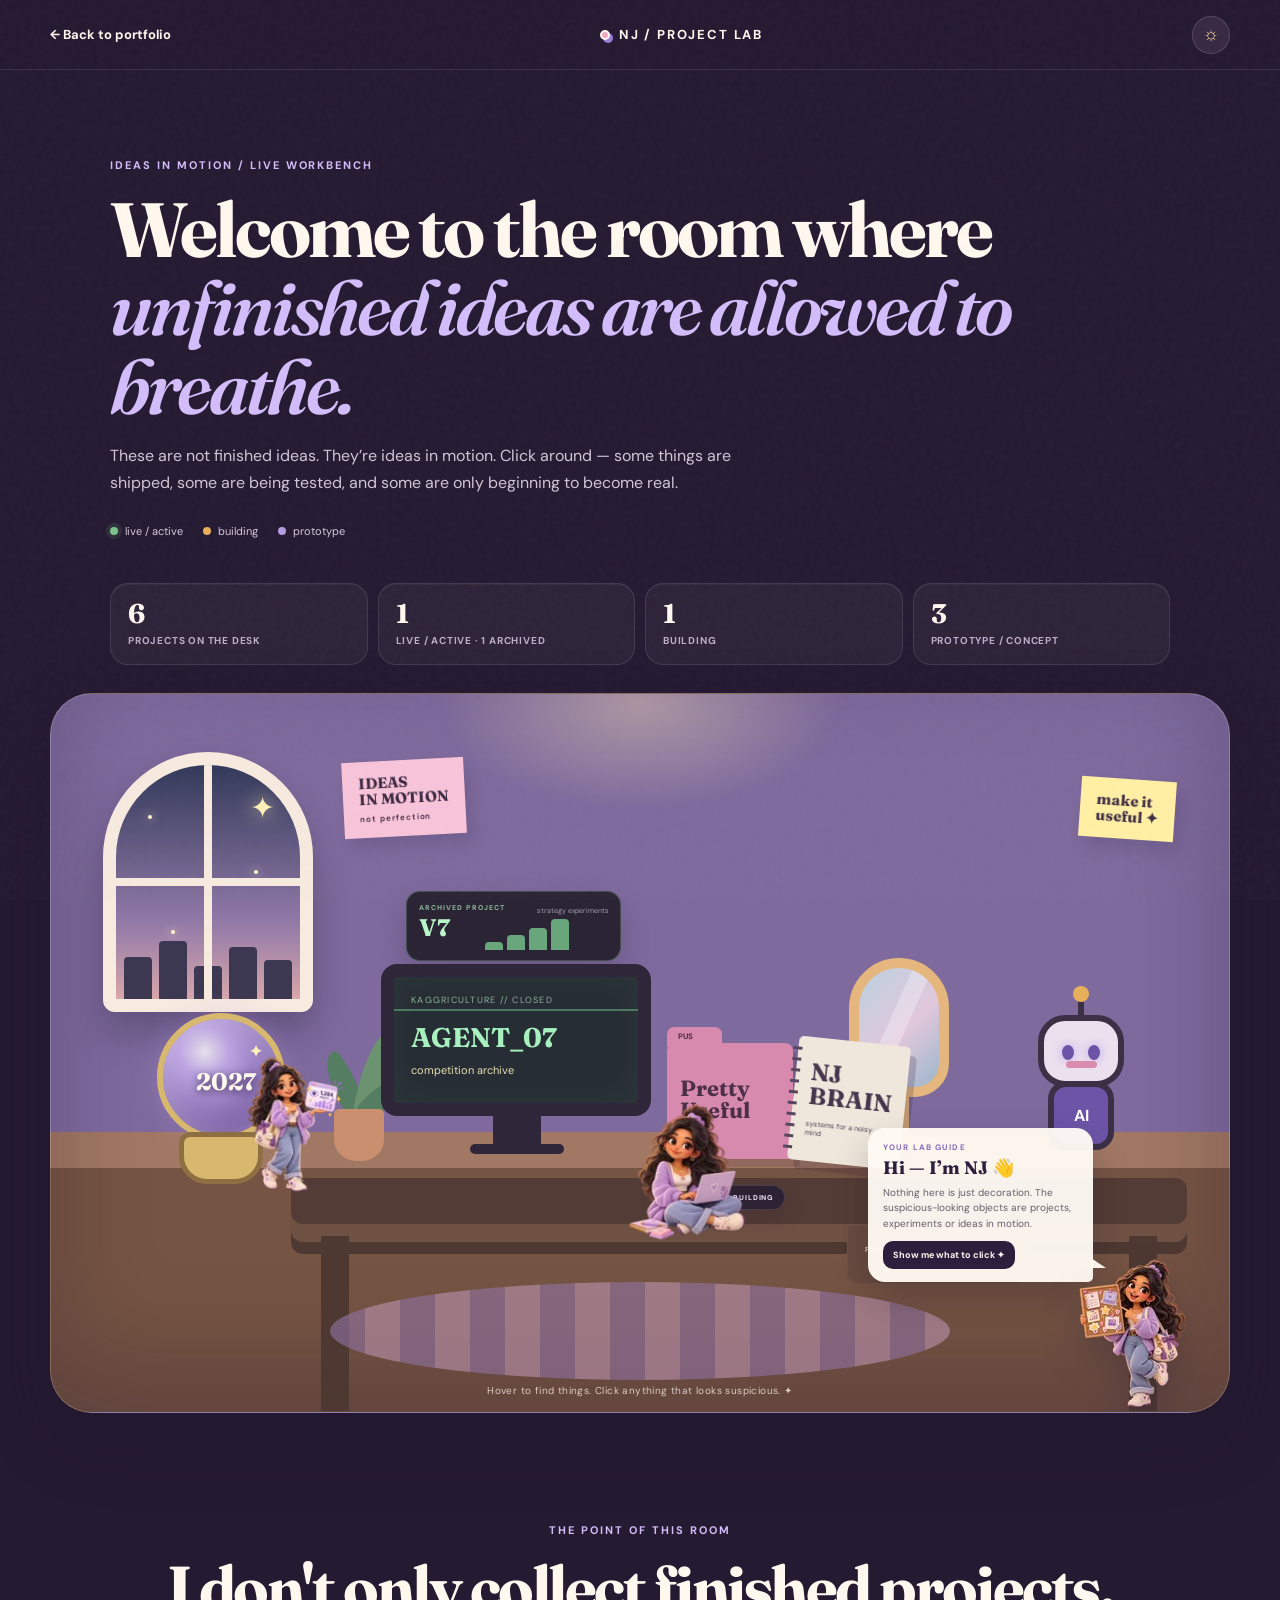
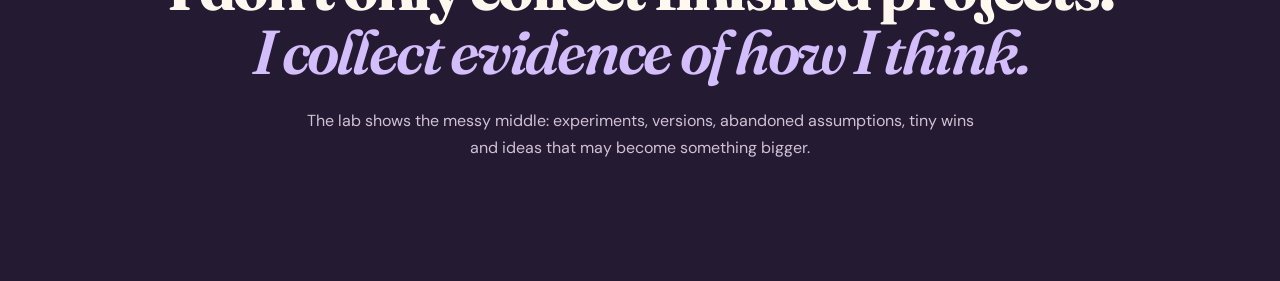
<file: lab.html>
<!doctype html>
<html lang="en">
<head>
  <meta charset="UTF-8" />
  <meta name="viewport" content="width=device-width, initial-scale=1.0" />
  <meta name="goatcounter-code" content="njisontosmth" />
  <meta name="description" content="NJ's Project Lab — an interactive room of live builds, experiments and ideas in motion." />
  <meta name="theme-color" content="#241a31" />
  <title>NJ's Project Lab — Ideas in Motion</title>
  <link rel="preconnect" href="https://fonts.googleapis.com">
  <link rel="preconnect" href="https://fonts.gstatic.com" crossorigin>
  <link href="https://fonts.googleapis.com/css2?family=DM+Sans:wght@400;500;600;700&family=Fraunces:opsz,wght@9..144,600;9..144,700&display=swap" rel="stylesheet">
  <link rel="stylesheet" href="lab.css?v=20260924-5" />
</head>
<body>
  <div class="grain" aria-hidden="true"></div>
  <header class="lab-topbar">
    <a class="back-link" href="index.html#projects">← Back to portfolio</a>
    <div class="lab-brand"><span></span>NJ / PROJECT LAB</div>
    <button id="lightToggle" class="light-toggle" type="button" aria-label="Toggle lab lighting">☼</button>
  </header>

  <main>
    <section class="lab-intro">
      <p class="eyebrow">IDEAS IN MOTION / LIVE WORKBENCH</p>
      <h1>Welcome to the room where<br><em>unfinished ideas are allowed to breathe.</em></h1>
      <p>These are not finished ideas. They’re ideas in motion. Click around — some things are shipped, some are being tested, and some are only beginning to become real.</p>
      <div class="legend"><span><i class="dot live"></i> live / active</span><span><i class="dot build"></i> building</span><span><i class="dot idea"></i> prototype</span></div>
    </section>

    <section class="lab-status" aria-label="Project lab status">
      <article><strong>6</strong><span>projects on the desk</span></article>
      <article><strong>1</strong><span>live / active · 1 archived</span></article>
      <article><strong>1</strong><span>building</span></article>
      <article><strong>3</strong><span>prototype / concept</span></article>
    </section>

    <section class="room-shell" aria-label="Interactive project lab">
      <div class="lab-entry" id="labEntry" aria-hidden="true">
        <span>POWERING UP NJ / PROJECT LAB</span>
        <strong>Ideas in motion.</strong>
      </div>
      <div class="room booting">
        <div class="ceiling-glow"></div>

        <div class="lab-guide" id="labGuide">
          <div class="guide-bubble">
            <span class="guide-kicker">YOUR LAB GUIDE</span>
            <strong>Hi — I’m NJ 👋</strong>
            <p>Nothing here is just decoration. The suspicious-looking objects are projects, experiments or ideas in motion.</p>
            <button id="guideExplore" type="button">Show me what to click ✦</button>
          </div>
          <img class="mascot mascot-guide" src="assets/nj-mascot-project-board.webp" alt="NJ presenting the Project Lab project board" />
        </div>
        <div class="window">
          <span class="moon">✦</span><i></i><i></i><i></i>
          <div class="city"><b></b><b></b><b></b><b></b><b></b></div>
        </div>

        <div class="poster poster-one">IDEAS<br><strong>IN MOTION</strong><small>not perfection</small></div>
        <div class="poster poster-two">make it<br><strong>useful</strong> ✦</div>

        <button class="object monitor featured-object" data-project="kaggriculture" aria-label="Open Kaggriculture project">
          <span class="screen"><small>KAGGRICULTURE // CLOSED</small><strong>AGENT_07</strong><em>competition archive</em><i class="scan"></i></span>
          <span class="stand"></span>
          <span class="object-label">Kaggriculture</span>
        </button>
        <img class="mascot mascot-analytics" src="assets/nj-mascot-analytics.webp" alt="NJ presenting the analytics station" />
        <div class="kag-metrics" aria-hidden="true">
          <span>ARCHIVED PROJECT</span><strong>V7</strong><small>strategy experiments</small>
          <i></i><i></i><i></i><i></i>
        </div>

        <img class="mascot mascot-working" src="assets/nj-mascot-working.webp" alt="NJ working on a laptop at the project desk" />
        <button class="object folder featured-object" data-project="studio" aria-label="Open Pretty Useful Studio project">
          <span class="tab">PUS</span><strong>Pretty<br>Useful</strong><small>STUDIO</small>
          <span class="object-label">Pretty Useful Studio</span>
        </button>

        <button class="object robot" data-project="agent" aria-label="Open Career Agent prototype">
          <span class="antenna"></span><span class="head"><i></i><i></i><b></b></span><span class="body">AI</span>
          <span class="object-label">Career Agent</span>
        </button>

        <button class="object mirror" data-project="hairlab" aria-label="Open HairLab concept">
          <span class="mirror-glass"><i></i></span><span class="mirror-base"></span>
          <span class="swatches"><i></i><i></i><i></i></span>
          <span class="object-label">HairLab</span>
        </button>

        <button class="object crystal" data-project="life" aria-label="Open 2027 Life Simulator concept">
          <span class="orb"><i>2027</i><b>✦</b></span><span class="crystal-base"></span>
          <span class="object-label">2027 Simulator</span>
        </button>

        <button class="object sketchbook" data-project="brain" aria-label="Open NJ Brain project">
          <span class="rings"></span><strong>NJ<br>BRAIN</strong><small>systems for a noisy mind</small>
          <span class="object-label">NJ Brain</span>
        </button>

        <div class="plant"><i></i><i></i><i></i><span></span></div>
        <div class="desk">
          <img class="mascot mascot-private" src="assets/nj-mascot-private.webp" alt="NJ holding the locked private ideas diary" />
          <button class="private-drawer" data-project="private" aria-label="Open private ideas drawer">
            <span class="drawer-front"><i class="knob"></i><b>PRIVATE</b><em>♡</em></span>
          </button>
        </div>
        <div class="rug"></div>

        <div class="currently-building" aria-hidden="true"><span></span>CURRENTLY BUILDING</div>
        <p class="room-hint">Hover to find things. Click anything that looks suspicious. ✦</p>
      </div>
    </section>

    <section class="lab-note">
      <p class="eyebrow">THE POINT OF THIS ROOM</p>
      <h2>I don't only collect finished projects.<br><em>I collect evidence of how I think.</em></h2>
      <p>The lab shows the messy middle: experiments, versions, abandoned assumptions, tiny wins and ideas that may become something bigger.</p>
    </section>
  </main>

  <dialog id="projectModal">
    <button class="modal-close" type="button" aria-label="Close project">×</button>
    <div id="modalContent"></div>
  </dialog>

  <script src="analytics.js?v=20260924-1"></script>
  <script src="lab.js?v=20261125-kaggle"></script>
</body>
</html>
</file>
<file: styles.css>
:root{--ink:#2b1f3d;--cream:#f7efe5;--paper:#fffaf4;--lav:#9b7fd4;--lav-dark:#7055ae;--pink:#f2a6c4;--blue:#5c7fa8;--gold:#e8af5b;--sage:#89a98e;--muted:#766d7d;--line:rgba(43,31,61,.14);--shadow:0 22px 55px rgba(55,38,76,.14);--radius:28px}
*{box-sizing:border-box}html{scroll-behavior:smooth}body{margin:0;background:var(--cream);color:var(--ink);font-family:"DM Sans",sans-serif;overflow-x:hidden}.noise{position:fixed;inset:0;pointer-events:none;opacity:.035;z-index:100;background-image:url("data:image/svg+xml,%3Csvg viewBox='0 0 180 180' xmlns='http://www.w3.org/2000/svg'%3E%3Cfilter id='n'%3E%3CfeTurbulence type='fractalNoise' baseFrequency='.9' numOctaves='4' stitchTiles='stitch'/%3E%3C/filter%3E%3Crect width='100%25' height='100%25' filter='url(%23n)' opacity='.7'/%3E%3C/svg%3E")}.section-shell{width:min(1180px,calc(100% - 40px));margin:auto}.section-pad{padding:112px 0}.topbar{height:74px;padding:0 max(24px,calc((100vw - 1180px)/2));display:flex;align-items:center;justify-content:space-between;position:fixed;top:0;width:100%;z-index:50;background:rgba(247,239,229,.78);backdrop-filter:blur(18px);border-bottom:1px solid rgba(43,31,61,.08)}.brand{font-family:"Fraunces",serif;font-size:24px;font-weight:700;text-decoration:none;color:var(--ink);display:flex;gap:9px;align-items:center}.brand-dot{width:12px;height:12px;background:var(--lav);border:3px solid var(--ink);border-radius:50%;box-shadow:4px 3px 0 var(--pink)}nav{display:flex;gap:30px}nav a{color:var(--ink);text-decoration:none;font-size:14px;font-weight:600;position:relative}nav a:after{content:"";position:absolute;left:0;right:100%;height:2px;bottom:-6px;background:var(--lav);transition:.25s}nav a:hover:after{right:0}.lamp-toggle{border:1px solid var(--line);width:38px;height:38px;border-radius:50%;background:var(--paper);color:var(--ink);cursor:pointer;font-size:20px;box-shadow:0 5px 12px rgba(43,31,61,.08)}
.hero{min-height:780px;padding-top:134px;display:grid;grid-template-columns:.88fr 1.12fr;align-items:center;gap:44px}.eyebrow{font-size:12px;letter-spacing:.18em;font-weight:700;color:var(--lav-dark);margin:0 0 22px}.live-dot{display:inline-block;width:8px;height:8px;border-radius:50%;background:#6ca57a;margin-right:9px;box-shadow:0 0 0 5px rgba(108,165,122,.15);animation:pulse 2s infinite}@keyframes pulse{50%{box-shadow:0 0 0 9px rgba(108,165,122,0)}}h1,h2{font-family:"Fraunces",serif;line-height:1.02;letter-spacing:-.045em;margin:0}h1{font-size:clamp(58px,6vw,88px)}h2{font-size:clamp(42px,5vw,67px)}h1 em,h2 em{color:var(--lav-dark);font-weight:600}p{line-height:1.7}.hero-lede{font-size:18px;color:#5f5667;max-width:600px;margin:26px 0}.hero-actions,.contact-actions{display:flex;gap:12px;flex-wrap:wrap}.button{display:inline-flex;align-items:center;gap:16px;padding:14px 19px;border-radius:14px;font-weight:700;font-size:14px;text-decoration:none;transition:.25s}.button:hover{transform:translateY(-3px)}.primary{background:var(--ink);color:white;box-shadow:0 9px 0 rgba(155,127,212,.28)}.ghost{border:1px solid var(--line);background:rgba(255,250,244,.75);color:var(--ink)}.microcopy{font-size:12px;color:var(--muted);margin:22px 4px}
.desk-scene{height:570px;position:relative;border-radius:46% 46% 26px 26px/18% 18% 26px 26px;background:linear-gradient(#d9c9eb 0 66%,#8e6f57 66% 72%,#735441 72%);box-shadow:inset 0 -28px 60px rgba(43,31,61,.18),var(--shadow);overflow:hidden;border:1px solid rgba(255,255,255,.55)}.window-light{position:absolute;left:42px;top:54px;width:160px;height:205px;background:linear-gradient(#67769c,#e9b7bd);border:12px solid #fff7ec;border-radius:80px 80px 10px 10px;box-shadow:0 16px 30px rgba(43,31,61,.15);display:grid;grid-template-columns:repeat(2,1fr);overflow:hidden}.window-light:before,.window-light:after{content:"";position:absolute;background:#fff7ec;z-index:2}.window-light:before{width:8px;left:calc(50% - 4px);height:100%}.window-light:after{height:8px;top:50%;width:100%}.moon{position:absolute;color:#fff5cd;font-size:28px;right:24px;top:25px;filter:drop-shadow(0 0 10px #fff5cd)}.wall-note{position:absolute;background:#fff7a5;padding:13px 16px;font-family:"Fraunces";font-size:15px;line-height:1.15;box-shadow:5px 8px 12px rgba(43,31,61,.12);transform:rotate(-4deg)}.note-one{left:220px;top:68px}.note-one span{color:#dc628e}.note-two{right:38px;top:95px;background:#f6b7d0;transform:rotate(5deg)}.desk{position:absolute;left:0;right:0;bottom:0;height:158px;background:linear-gradient(#9b755a,#73513f);box-shadow:inset 0 13px 0 #ab856b}.drawer{position:absolute;width:235px;height:60px;right:55px;bottom:42px;border:4px solid #674835;border-radius:6px;box-shadow:inset 0 6px 12px rgba(43,31,61,.12)}.knob{position:absolute;right:164px;bottom:67px;width:15px;height:15px;border-radius:50%;background:#e7ad5d;box-shadow:inset -3px -3px rgba(43,31,61,.2)}.laptop{position:absolute;width:290px;height:240px;left:50%;bottom:105px;transform:translateX(-42%);border:0;background:none;z-index:4;cursor:pointer;transition:.25s}.laptop:hover{transform:translateX(-42%) translateY(-8px) rotate(-1deg)}.laptop-screen{display:block;height:190px;background:#39324f;border:11px solid #d6cee0;border-radius:17px 17px 7px 7px;padding:17px;text-align:left;color:white;box-shadow:0 18px 30px rgba(43,31,61,.25)}.screen-top{font-size:9px;letter-spacing:.2em;color:#cabaf2}.screen-copy{font-family:"Fraunces";font-size:26px;line-height:1.15;display:block;margin-top:24px}.cursor{display:inline-block;width:3px;height:23px;background:#f2a6c4;animation:blink .8s infinite;margin-left:4px;vertical-align:bottom}@keyframes blink{50%{opacity:0}}.screen-icons{display:flex;gap:7px;margin-top:21px}.screen-icons i{width:29px;height:20px;background:#9b7fd4;border-radius:5px}.screen-icons i:nth-child(2){background:#f2a6c4}.screen-icons i:nth-child(3){background:#e8af5b}.laptop-base{display:block;width:330px;height:17px;background:#ded8e4;margin-left:-20px;border-radius:2px 2px 20px 20px;box-shadow:0 9px 9px rgba(43,31,61,.2)}.mug{position:absolute;right:72px;bottom:139px;width:70px;height:76px;border:0;border-radius:8px 8px 27px 27px;background:#f4b3ca;color:var(--ink);z-index:5;box-shadow:inset -10px -10px rgba(128,75,110,.12),0 8px 12px rgba(43,31,61,.16);cursor:pointer;transition:.2s}.mug:after{content:"";position:absolute;right:-24px;top:15px;width:32px;height:35px;border:9px solid #f4b3ca;border-left:0;border-radius:0 50% 50% 0}.mug:hover{transform:rotate(4deg) translateY(-4px)}.mug-copy{font-family:"Fraunces";font-size:18px}.steam{position:absolute;width:17px;height:40px;border-left:3px solid rgba(255,255,255,.65);border-radius:50%;top:-45px;animation:steam 2.4s infinite}.s1{left:23px}.s2{left:42px;animation-delay:.8s}@keyframes steam{50%{transform:translateY(-8px) translateX(5px);opacity:.25}}.plant{position:absolute;right:184px;bottom:146px;width:80px;height:125px;z-index:4}.pot{position:absolute;bottom:0;left:15px;width:54px;height:51px;background:#e9ad64;clip-path:polygon(4% 0,96% 0,82% 100%,18% 100%);border-radius:5px}.leaf{position:absolute;width:39px;height:68px;border-radius:80% 10% 80% 10%;background:#638268;bottom:40px;transform-origin:bottom}.l1{left:20px;transform:rotate(-30deg)}.l2{left:33px;bottom:44px;background:#7d9c76;transform:rotate(6deg)}.l3{left:48px;transform:rotate(39deg)}.books{position:absolute;left:57px;bottom:139px;z-index:4;display:flex;flex-direction:column-reverse;align-items:flex-start}.books span{display:block;height:26px;width:124px;background:#738eb2;border-radius:4px;color:#fff;font-size:9px;letter-spacing:.18em;padding:7px 13px;box-shadow:0 4px 5px rgba(43,31,61,.15)}.books span:nth-child(2){width:145px;background:#9b7fd4}.books span:nth-child(3){width:110px;background:#d883a6}.desk-lamp{position:absolute;left:205px;bottom:147px;width:105px;height:220px;border:0;background:none;z-index:3;cursor:pointer}.shade{position:absolute;top:0;left:11px;width:83px;height:61px;background:#eab35f;clip-path:polygon(25% 0,75% 0,100% 100%,0 100%);border-radius:50% 50% 10% 10%;z-index:2}.neck{position:absolute;left:49px;top:52px;width:8px;height:135px;background:#5d4b57}.base{position:absolute;left:15px;bottom:0;width:80px;height:17px;border-radius:50%;background:#51404d}.glow{position:absolute;top:42px;left:-21px;width:146px;height:145px;background:radial-gradient(circle,rgba(255,232,165,.72),transparent 68%);opacity:.9}.scene-hint{position:absolute;bottom:9px;left:18px;color:rgba(255,255,255,.7);font-size:10px;z-index:6;letter-spacing:.08em}
.section-heading{margin-bottom:54px}.section-heading h2{max-width:760px}.about{border-top:1px solid var(--line)}.about-grid{display:grid;grid-template-columns:1.05fr .95fr;gap:27px}.about-card,.curiosity-board{border-radius:var(--radius);padding:44px;background:var(--paper);border:1px solid var(--line);box-shadow:var(--shadow);position:relative}.story-card{font-family:"Fraunces";font-size:23px}.story-card p{line-height:1.5}.card-sticker{position:absolute;right:25px;top:-17px;background:var(--pink);border:2px solid var(--ink);border-radius:50%;padding:12px 9px;transform:rotate(9deg);font:bold 12px "DM Sans"}.signature{font-family:"Fraunces";font-size:26px;color:var(--lav-dark);margin-top:24px}.curiosity-board{background:#302541;color:white;overflow:hidden}.curiosity-board:before{content:"";position:absolute;width:240px;height:240px;border-radius:50%;background:rgba(155,127,212,.22);right:-100px;top:-100px}.curiosity-board h3{font-family:"Fraunces";font-size:25px}.curiosity-cloud{display:flex;flex-wrap:wrap;gap:10px;margin:30px 0}.curiosity-cloud span{padding:10px 14px;border:1px solid rgba(255,255,255,.2);border-radius:100px;font-size:13px;background:rgba(255,255,255,.06)}.board-note{font-size:13px;color:#cbbfd8}.projects{background:#2c213d;color:white}.row-heading{display:flex;justify-content:space-between;gap:35px;align-items:flex-end}.projects h2 em{color:#c9b7f4}.projects .eyebrow{color:#c9b7f4}.heading-note{width:320px;color:#bfb4c9;font-size:14px;margin:0}.filter-row{display:flex;gap:9px;flex-wrap:wrap;margin-bottom:34px}.filter{border:1px solid rgba(255,255,255,.16);background:transparent;color:#d8cedf;border-radius:100px;padding:10px 16px;cursor:pointer;font:600 13px "DM Sans"}.filter span{opacity:.55;margin-left:5px}.filter.active,.filter:hover{background:var(--paper);color:var(--ink)}.project-grid{display:grid;grid-template-columns:repeat(12,1fr);gap:18px}.project-card{grid-column:span 4;background:#fffaf4;color:var(--ink);border-radius:24px;padding:26px;min-height:335px;display:flex;flex-direction:column;position:relative;overflow:hidden;transition:.3s;cursor:pointer;border:1px solid rgba(255,255,255,.25)}.project-card:nth-child(1),.project-card:nth-child(6){grid-column:span 8}.project-card:hover{transform:translateY(-7px);box-shadow:0 22px 50px rgba(0,0,0,.25)}.project-card.hidden{display:none}.project-card:after{content:"↗";position:absolute;right:23px;top:23px;width:35px;height:35px;border-radius:50%;display:grid;place-items:center;border:1px solid var(--line);font-weight:700}.project-art{height:115px;border-radius:16px;margin-bottom:23px;background:var(--accent);position:relative;overflow:hidden}.project-art:before{content:"";position:absolute;width:120px;height:120px;border:20px solid rgba(255,255,255,.35);border-radius:50%;right:-30px;top:-35px}.project-art:after{content:attr(data-symbol);position:absolute;left:20px;bottom:11px;font-family:"Fraunces";font-size:54px;color:rgba(43,31,61,.75)}.project-meta{display:flex;justify-content:space-between;gap:10px;align-items:center}.status{font-size:10px;font-weight:700;letter-spacing:.1em}.project-card h3{font-family:"Fraunces";font-size:25px;margin:12px 0 8px}.project-card p{font-size:13px;color:#6e6673;line-height:1.55;margin:0}.progress-wrap{margin-top:auto;padding-top:20px}.progress-label{display:flex;justify-content:space-between;font-size:10px;font-weight:700;color:#756c7d;margin-bottom:7px}.progress-track{height:7px;background:#e9e1e7;border-radius:10px;overflow:hidden}.progress-track i{display:block;height:100%;background:var(--accent);border-radius:10px}.category{font-size:10px;color:#857b8a}.experience{position:relative}.timeline{border-left:2px solid #d9cde2;margin-left:25px}.timeline article{display:grid;grid-template-columns:62px 1fr;position:relative;padding:0 0 58px 0}.timeline-icon{width:52px;height:52px;border-radius:17px;background:var(--paper);border:1px solid var(--line);box-shadow:0 8px 20px rgba(43,31,61,.09);display:grid;place-items:center;font-size:22px;position:relative;left:-27px}.timeline article>div{max-width:800px}.timeline-type{color:var(--lav-dark);font-size:10px;letter-spacing:.16em;font-weight:700;margin:0}.timeline h3{font:700 27px "Fraunces";margin:8px 0}.timeline p{color:#69606f}.tag-row{display:flex;gap:8px;flex-wrap:wrap}.tag-row span{font-size:11px;padding:7px 10px;border-radius:8px;background:#ebe1f2;color:#5c4776}.education-strip{background:var(--paper);border:1px solid var(--line);border-radius:24px;padding:30px;display:grid;grid-template-columns:1fr 1px 1fr;gap:32px}.education-strip i{background:var(--line)}.education-strip div{display:grid;grid-template-columns:90px 1fr;align-items:center}.education-strip span{grid-row:1/3;color:var(--lav-dark);font-size:11px;font-weight:700;letter-spacing:.1em}.education-strip strong{font:700 20px "Fraunces"}.education-strip small{color:var(--muted)}.skills{background:#e9ddf0}.skills-layout{display:grid;grid-template-columns:.82fr 1.18fr;gap:70px}.skill-note{color:#665c6c;max-width:400px}.skill-shelves{display:grid;grid-template-columns:1fr 1fr;gap:14px}.skill-shelves>div{background:rgba(255,250,244,.7);border:1px solid rgba(43,31,61,.12);padding:25px;border-radius:20px}.skill-shelves h3{font:700 20px "Fraunces";margin:0 0 17px}.skill-shelves p{display:flex;gap:7px;flex-wrap:wrap;margin:0}.skill-shelves span{font-size:11px;padding:7px 9px;background:white;border-radius:7px}.interests{background:#f5c8d8;position:relative;overflow:hidden}.interests:before{content:"";position:absolute;width:420px;height:420px;border:72px solid rgba(255,250,244,.3);border-radius:50%;right:-180px;top:-140px}.interests-heading{display:flex;flex-direction:column;align-items:flex-start}.interests-heading>p:last-child{max-width:520px;color:#65556d;margin:24px 0 0}.interest-grid{display:grid;grid-template-columns:repeat(12,1fr);gap:18px;position:relative}.interest-card{grid-column:span 4;min-height:285px;padding:30px;border:1px solid rgba(43,31,61,.13);border-radius:24px;background:rgba(255,250,244,.86);box-shadow:0 16px 35px rgba(55,38,76,.1);display:flex;flex-direction:column;transition:.25s}.interest-card:hover{transform:translateY(-5px) rotate(-.3deg)}.interest-card:nth-child(1),.interest-card:nth-child(5){grid-column:span 6}.interest-symbol{width:48px;height:48px;border-radius:15px;display:grid;place-items:center;background:var(--ink);color:#fff;font:700 25px "Fraunces";margin-bottom:35px}.interest-dance .interest-symbol{background:#d478a0}.interest-photo .interest-symbol{background:#5c7fa8}.interest-fashion .interest-symbol{background:#8b6ac8}.interest-music .interest-symbol{background:#d99642}.interest-label{font-size:10px;font-weight:700;letter-spacing:.17em;color:var(--lav-dark);margin:0 0 10px}.interest-card h3{font:700 25px "Fraunces";margin:0 0 12px}.interest-card>p:last-of-type{color:#655d6a;font-size:14px;margin:0}.interest-link{align-self:flex-start;margin-top:auto;padding-top:20px;color:var(--ink);font-size:13px;font-weight:700;text-underline-offset:5px}.interest-link span{margin-left:5px}.contact-card{padding:70px;border-radius:36px;background:linear-gradient(135deg,#fffaf4 60%,#eadcf2);border:1px solid var(--line);box-shadow:var(--shadow);position:relative;overflow:hidden}.contact-card:after{content:"✦";position:absolute;right:8%;top:12%;font-size:130px;color:rgba(155,127,212,.13)}.contact-card p{max-width:670px;color:#655c6b}.contact-card small{display:block;margin-top:40px;color:#8a808d}footer{padding:25px max(24px,calc((100vw - 1180px)/2));border-top:1px solid var(--line);display:flex;justify-content:space-between;font-size:12px}footer i{color:var(--lav-dark)}
dialog{border:0;padding:0;background:transparent;max-width:min(720px,calc(100% - 30px));color:var(--ink)}dialog::backdrop{background:rgba(28,20,39,.72);backdrop-filter:blur(7px)}.project-dialog>div,.note-dialog>div{background:var(--paper);padding:46px;border-radius:28px;box-shadow:0 30px 100px rgba(0,0,0,.35)}.dialog-close{position:absolute;right:16px;top:15px;width:38px;height:38px;border:0;border-radius:50%;background:#e9dfeb;font-size:24px;color:var(--ink);cursor:pointer}.dialog-art{height:180px;border-radius:18px;background:var(--accent);margin-bottom:28px;display:flex;align-items:flex-end;padding:22px;font:700 57px "Fraunces"}.dialog-status{display:inline-flex;padding:7px 10px;border-radius:8px;background:#e9dff2;color:#604879;font-size:11px;font-weight:700}.dialog-title{font:700 38px "Fraunces";margin:16px 0 10px}.dialog-description{font-size:16px;color:#655b6b}.dialog-columns{display:grid;grid-template-columns:1fr 1fr;gap:28px;margin-top:28px;padding-top:25px;border-top:1px solid var(--line)}.dialog-columns h4{margin:0 0 9px;font:700 17px "Fraunces"}.dialog-columns p{font-size:13px;color:#6b6270;margin:0}.dialog-links{display:flex;gap:10px;flex-wrap:wrap;margin-top:28px}.dialog-link{display:inline-flex;align-items:center;gap:8px;padding:11px 14px;border-radius:12px;background:var(--ink);color:var(--paper);text-decoration:none;font-size:12px;font-weight:700;transition:.2s}.dialog-link:hover{transform:translateY(-2px)}.note-dialog{max-width:560px}.note-dialog h2{font-size:43px}.note-dialog .signature{display:block}.reveal{opacity:0;transform:translateY(18px);transition:.7s ease}.reveal.visible{opacity:1;transform:none}
body.evening{--cream:#211a2d;--paper:#322640;--ink:#fff8ef;--muted:#c1b6c9;--line:rgba(255,255,255,.13);background:#211a2d;color:#fff8ef}.evening .topbar{background:rgba(33,26,45,.82)}.evening .hero-lede,.evening .microcopy,.evening .story-card,.evening .skill-note,.evening .timeline p,.evening .contact-card p,.evening .contact-card small{color:#c7bdcc}.evening .about-card,.evening .contact-card{background:#322640}.evening .education-strip,.evening .skill-shelves>div{background:#322640}.evening .skill-shelves span{background:#443451}.evening .interests{background:#3a2945}.evening .interest-card{background:rgba(50,38,64,.9);border-color:rgba(255,255,255,.13)}.evening .interests-heading>p:last-child,.evening .interest-card>p:last-of-type{color:#d0c4d5}.evening .interest-symbol,.evening .dialog-link{background:#c6b0f0;color:#251b32}.evening .primary{background:#c6b0f0;color:#251b32}.evening .ghost{background:#322640}.evening .topbar,.evening footer{border-color:rgba(255,255,255,.1)}.evening .lamp-toggle{background:#4a3857;color:#ffd884}.evening .desk-scene{filter:saturate(.86) brightness(.82)}
@media(max-width:900px){.hero{grid-template-columns:1fr;padding-top:130px;padding-bottom:80px}.desk-scene{height:540px}.about-grid,.skills-layout{grid-template-columns:1fr}.project-card,.project-card:nth-child(1),.project-card:nth-child(6),.interest-card,.interest-card:nth-child(1),.interest-card:nth-child(5){grid-column:span 6}.row-heading{align-items:flex-start;flex-direction:column}.heading-note{width:auto}.skills-layout{gap:20px}nav{gap:18px}}
@media(max-width:620px){.section-shell{width:min(100% - 24px,1180px)}.section-pad{padding:78px 0}.topbar{height:64px;padding:0 14px}.topbar nav{display:none}.hero{padding-top:100px}.hero-copy{text-align:left}h1{font-size:53px}.desk-scene{height:450px;border-radius:90px 90px 22px 22px}.window-light{left:22px;top:45px;width:115px;height:155px}.wall-note{display:none}.desk-lamp{left:120px;bottom:120px;transform:scale(.75);transform-origin:bottom}.laptop{transform:translateX(-48%) scale(.75);bottom:75px}.laptop:hover{transform:translateX(-48%) scale(.75) translateY(-7px)}.mug{right:30px;bottom:112px;transform:scale(.8)}.plant{display:none}.books{left:23px;bottom:113px;transform:scale(.75);transform-origin:bottom left}.desk{height:127px}.project-card,.project-card:nth-child(1),.project-card:nth-child(6),.interest-card,.interest-card:nth-child(1),.interest-card:nth-child(5){grid-column:span 12}.about-card,.curiosity-board{padding:29px}.story-card{font-size:19px}.skill-shelves{grid-template-columns:1fr}.education-strip{grid-template-columns:1fr}.education-strip i{height:1px}.education-strip div{grid-template-columns:78px 1fr}.interest-card{min-height:auto}.contact-card{padding:36px 25px}.contact-actions{flex-direction:column}.contact-actions .button{justify-content:center}.dialog-columns{grid-template-columns:1fr}.project-dialog>div,.note-dialog>div{padding:38px 25px}.dialog-title{font-size:31px}footer{gap:15px;flex-direction:column;text-align:center}}

/* Small storybook motions: light enough for a professional portfolio. */
.moon{border:0;background:transparent;padding:0;cursor:pointer;z-index:4;transition:transform .25s ease,filter .25s ease}
.moon:hover,.moon:focus-visible{transform:scale(1.22) rotate(10deg);filter:drop-shadow(0 0 16px #fff5cd);outline:none}
.window-light>i{position:absolute;width:4px;height:4px;border-radius:50%;background:#fff7cf;z-index:1;box-shadow:0 0 8px #fff7cf;animation:windowTwinkle 2.8s ease-in-out infinite}
.window-light>i:nth-child(1){left:25px;top:32px}.window-light>i:nth-child(2){right:24px;top:92px;animation-delay:.9s}.window-light>i:nth-child(3){left:38px;bottom:27px;animation-delay:1.7s}
@keyframes windowTwinkle{0%,100%{opacity:.25;transform:scale(.65)}50%{opacity:1;transform:scale(1.35)}}
.shooting-star{position:absolute;left:180px;top:34px;width:70px;height:2px;border-radius:100%;background:linear-gradient(90deg,transparent,#fff8ca);opacity:0;z-index:5;pointer-events:none;transform:rotate(-20deg)}
.desk-scene.wish-made .shooting-star{animation:shootingStar 1.05s ease-out}
@keyframes shootingStar{0%{opacity:0;transform:translate(0,0) rotate(-20deg) scaleX(.4)}18%{opacity:1}100%{opacity:0;transform:translate(285px,125px) rotate(-20deg) scaleX(1.1)}}
.wish-note{position:absolute;right:22px;bottom:11px;z-index:7;margin:0;padding:7px 10px;border-radius:10px;background:rgba(255,250,244,.88);color:#4a3657;font:600 10px "DM Sans";letter-spacing:.04em;opacity:0;transform:translateY(7px);pointer-events:none;transition:.3s}
.desk-scene.wish-made .wish-note{opacity:1;transform:none}
.project-card{--rx:0deg;--ry:0deg;transform:perspective(900px) rotateX(var(--rx)) rotateY(var(--ry));transform-style:preserve-3d}
.project-card:hover{transform:perspective(900px) rotateX(var(--rx)) rotateY(var(--ry)) translateY(-7px)}
.project-card .project-art,.project-card h3{transform:translateZ(12px)}
.project-card .project-art:before{transition:transform .55s ease}
.project-card:hover .project-art:before{transform:translate(-14px,12px) scale(1.08)}
.progress-track i{transform:scaleX(0);transform-origin:left;transition:transform 1s cubic-bezier(.2,.75,.25,1)}
.project-card.card-visible .progress-track i{transform:scaleX(1)}
@media(max-width:620px){.wish-note{right:10px;bottom:7px}.shooting-star{left:95px}}

@media(prefers-reduced-motion:reduce){*{scroll-behavior:auto!important;animation:none!important;transition:none!important}.reveal{opacity:1;transform:none}}
.nj-character{position:absolute;z-index:2;width:325px;right:48px;bottom:128px;filter:drop-shadow(0 18px 18px rgba(43,31,61,.22));pointer-events:none;animation:characterFloat 5s ease-in-out infinite}@keyframes characterFloat{50%{transform:translateY(-5px)}}
@media(max-width:620px){.nj-character{width:245px;right:-4px;bottom:103px}}
.interest-card:nth-child(1){grid-column:span 6}.interest-card:nth-child(2),.interest-card:nth-child(3){grid-column:span 3}.interest-card:nth-child(5){grid-column:span 4}.interest-making .interest-symbol{background:#738b70}
@media(max-width:900px){.interest-card,.interest-card:nth-child(1),.interest-card:nth-child(2),.interest-card:nth-child(3),.interest-card:nth-child(5){grid-column:span 6}}
@media(max-width:620px){.interest-card,.interest-card:nth-child(1),.interest-card:nth-child(2),.interest-card:nth-child(3),.interest-card:nth-child(5){grid-column:span 12}}

@media(max-width:620px){
  .wall-note{display:block;padding:9px 11px;font-size:11px;z-index:1}
  .note-one{left:145px;top:28px;transform:rotate(-5deg) scale(.86)}
  .note-two{right:12px;top:91px;transform:rotate(5deg) scale(.86)}
}

.character-hotspot{position:absolute;right:114px;top:88px;width:160px;height:160px;border:0;border-radius:50%;background:transparent;z-index:6;cursor:pointer}
.character-hotspot:focus-visible{outline:3px solid rgba(255,245,205,.9);outline-offset:4px;box-shadow:0 0 0 9px rgba(155,127,212,.25)}
@media(max-width:620px){.character-hotspot{right:54px;top:80px;width:120px;height:120px}}
</file>
<file: lab.css>
:root{--ink:#2b1f3d;--cream:#f7efe5;--paper:#fffaf4;--lav:#9b7fd4;--pink:#f2a6c4;--blue:#5c7fa8;--gold:#e8af5b;--sage:#89a98e;--line:rgba(43,31,61,.14);--shadow:0 28px 70px rgba(30,20,45,.24)}
*{box-sizing:border-box}html{scroll-behavior:smooth}body{margin:0;background:#241a31;color:#fff8ef;font-family:"DM Sans",sans-serif;min-height:100vh;overflow-x:hidden}.grain{position:fixed;inset:0;pointer-events:none;opacity:.045;z-index:100;background-image:url("data:image/svg+xml,%3Csvg viewBox='0 0 180 180' xmlns='http://www.w3.org/2000/svg'%3E%3Cfilter id='n'%3E%3CfeTurbulence type='fractalNoise' baseFrequency='.9' numOctaves='4' stitchTiles='stitch'/%3E%3C/filter%3E%3Crect width='100%25' height='100%25' filter='url(%23n)' opacity='.7'/%3E%3C/svg%3E")}.lab-topbar{height:70px;padding:0 max(20px,calc((100vw - 1180px)/2));display:flex;align-items:center;justify-content:space-between;position:sticky;top:0;z-index:50;background:rgba(36,26,49,.78);backdrop-filter:blur(18px);border-bottom:1px solid rgba(255,255,255,.1)}.back-link{color:#fff8ef;text-decoration:none;font-size:13px;font-weight:700}.lab-brand{font:700 13px "DM Sans";letter-spacing:.14em;display:flex;align-items:center;gap:9px}.lab-brand span{width:10px;height:10px;background:var(--pink);border:2px solid #fff8ef;border-radius:50%;box-shadow:3px 3px 0 var(--lav)}.light-toggle{width:38px;height:38px;border-radius:50%;border:1px solid rgba(255,255,255,.15);background:#372842;color:#ffdca1;font-size:18px;cursor:pointer}.lab-intro,.lab-note{width:min(1060px,calc(100% - 40px));margin:auto}.lab-intro{padding:88px 0 45px}.eyebrow{font-size:11px;letter-spacing:.18em;font-weight:700;color:#d3bdfb;margin:0 0 19px}.lab-intro h1,.lab-note h2{font-family:"Fraunces",serif;line-height:1.02;letter-spacing:-.04em;margin:0}.lab-intro h1{font-size:clamp(48px,6vw,80px)}.lab-intro h1 em,.lab-note h2 em{color:#d3bdfb;font-weight:600}.lab-intro>p:not(.eyebrow){max-width:680px;color:#d1c6d8;font-size:16px;line-height:1.7}.legend{display:flex;gap:20px;flex-wrap:wrap;margin-top:28px;font-size:11px;color:#d5cadc}.legend span{display:flex;align-items:center;gap:7px}.dot{width:8px;height:8px;border-radius:50%;display:inline-block}.dot.live{background:#7bc28b;box-shadow:0 0 0 4px rgba(123,194,139,.12)}.dot.build{background:#e8af5b}.dot.idea{background:#b49ae2}.room-shell{width:min(1180px,calc(100% - 24px));margin:0 auto 110px}.room{height:720px;position:relative;overflow:hidden;border-radius:42px;background:linear-gradient(#7e6a9d 0 61%,#a17863 61% 66%,#765443 66%);box-shadow:var(--shadow),inset 0 -45px 100px rgba(30,20,45,.26);border:1px solid rgba(255,255,255,.14)}.ceiling-glow{position:absolute;left:50%;top:-100px;width:420px;height:220px;transform:translateX(-50%);background:radial-gradient(ellipse,rgba(255,230,177,.37),transparent 68%);pointer-events:none}.window{position:absolute;left:52px;top:58px;width:210px;height:260px;border:13px solid #f7eadf;border-radius:105px 105px 12px 12px;background:linear-gradient(#313859,#8f78a7 66%,#d8a7aa);overflow:hidden;box-shadow:0 20px 35px rgba(30,20,45,.28)}.window:before,.window:after{content:"";position:absolute;background:#f7eadf;z-index:3}.window:before{left:50%;width:8px;height:100%;transform:translateX(-50%)}.window:after{top:50%;height:8px;width:100%;transform:translateY(-50%)}.window .moon{position:absolute;right:25px;top:23px;font-size:30px;color:#fff1b8;filter:drop-shadow(0 0 10px #fff1b8)}.window>i{position:absolute;width:4px;height:4px;border-radius:50%;background:#fff4c9;box-shadow:0 0 8px #fff4c9;animation:twinkle 2.5s infinite}.window>i:nth-of-type(1){left:32px;top:50px}.window>i:nth-of-type(2){right:42px;top:105px;animation-delay:.8s}.window>i:nth-of-type(3){left:55px;top:165px;animation-delay:1.5s}@keyframes twinkle{50%{opacity:.25;transform:scale(.6)}}.city{position:absolute;bottom:0;left:0;right:0;height:68px;display:flex;align-items:flex-end;gap:7px;padding:0 8px}.city b{display:block;width:31px;background:#3d3851;border-radius:4px 4px 0 0}.city b:nth-child(1){height:42px}.city b:nth-child(2){height:58px}.city b:nth-child(3){height:33px}.city b:nth-child(4){height:52px}.city b:nth-child(5){height:39px}.poster{position:absolute;padding:14px 16px;color:#3c2a43;font:700 15px "Fraunces";line-height:1.05;box-shadow:6px 10px 16px rgba(43,31,61,.16)}.poster small{display:block;font:600 8px "DM Sans";letter-spacing:.12em;margin-top:6px}.poster-one{left:292px;top:66px;background:#f8c4d9;transform:rotate(-3deg)}.poster-two{right:54px;top:85px;background:#fff0a4;transform:rotate(4deg)}.desk{position:absolute;left:240px;right:42px;height:46px;bottom:188px;background:#543c36;border-radius:12px;box-shadow:0 18px 0 #6f5144,0 30px 0 #4d3832}.desk:before,.desk:after{content:"";position:absolute;top:58px;width:28px;height:175px;background:#4d3832}.desk:before{left:30px}.desk:after{right:30px}.drawer{position:absolute;right:160px;top:47px;width:180px;height:59px;background:#684b40;border-radius:0 0 11px 11px}.knob{position:absolute;right:241px;top:69px;width:10px;height:10px;border-radius:50%;background:#d3a86d}.rug{position:absolute;width:620px;height:98px;border-radius:50%;bottom:32px;left:50%;transform:translateX(-50%);background:repeating-linear-gradient(90deg,#8e719d 0 35px,#b78fa9 35px 70px);opacity:.64}.object{position:absolute;border:0;background:transparent;color:inherit;font:inherit;cursor:pointer;z-index:10;transition:transform .23s ease,filter .23s ease}.object:hover,.object:focus-visible{transform:translateY(-9px) scale(1.025);filter:drop-shadow(0 12px 12px rgba(30,20,45,.28));outline:none}.object-label{position:absolute;left:50%;bottom:-32px;transform:translateX(-50%) translateY(4px);background:#2d2138;color:#fff8ef;border:1px solid rgba(255,255,255,.15);padding:6px 9px;border-radius:8px;font-size:10px;font-weight:700;white-space:nowrap;opacity:0;pointer-events:none;transition:.2s}.object:hover .object-label,.object:focus-visible .object-label{opacity:1;transform:translateX(-50%) translateY(0)}.monitor{left:330px;bottom:248px;width:270px;height:200px}.screen{position:absolute;inset:0 0 48px;background:#272d34;border:13px solid #30263a;border-radius:16px;box-shadow:inset 0 0 30px rgba(111,218,152,.08);text-align:left;padding:17px;color:#a6f1bd;overflow:hidden}.screen small{display:block;font-size:9px;letter-spacing:.14em;color:#8cb49a}.screen strong{display:block;font:700 27px "Fraunces";margin:15px 0 4px}.screen em{font-style:normal;font-size:11px;color:#e6dfb1}.scan{position:absolute;left:0;right:0;height:2px;top:25%;background:rgba(134,242,166,.38);animation:scan 3.3s linear infinite}@keyframes scan{to{top:90%}}.stand{position:absolute;left:112px;bottom:10px;width:48px;height:39px;background:#30263a}.stand:after{content:"";position:absolute;left:-23px;bottom:0;width:94px;height:10px;border-radius:8px;background:#30263a}.folder{left:616px;bottom:253px;width:126px;height:116px;padding:25px 13px 8px;background:#d889ae;border-radius:8px 8px 4px 4px;text-align:left;color:#4c3047;box-shadow:7px 8px 0 rgba(91,56,76,.22)}.folder:before{content:"";position:absolute;top:-16px;left:0;width:55px;height:20px;background:#d889ae;border-radius:7px 7px 0 0}.folder .tab{position:absolute;top:-12px;left:11px;font-size:8px;font-weight:700}.folder strong{font:700 22px "Fraunces";line-height:.9}.folder small{display:block;margin-top:8px;font-size:8px;letter-spacing:.16em}.robot{right:93px;bottom:245px;width:110px;height:175px}.robot .head{position:absolute;top:23px;left:12px;width:86px;height:72px;border-radius:27px;background:#ebe1ee;border:6px solid #3c3047}.robot .head i{position:absolute;top:24px;width:12px;height:15px;border-radius:50%;background:#6d54a7;box-shadow:0 0 12px #b9a3ee}.robot .head i:first-child{left:18px}.robot .head i:nth-child(2){right:18px}.robot .head b{position:absolute;width:31px;height:7px;border-radius:20px;bottom:13px;left:22px;background:#d98cad}.robot .body{position:absolute;left:22px;top:89px;width:66px;height:69px;border-radius:18px;background:#6d54a7;border:6px solid #3c3047;display:grid;place-items:center;color:#fff;font-weight:700}.antenna{position:absolute;top:0;left:52px;width:6px;height:28px;background:#3c3047}.antenna:after{content:"";position:absolute;left:-5px;top:-6px;width:16px;height:16px;border-radius:50%;background:#e8af5b}.mirror{right:270px;bottom:249px;width:120px;height:205px}.mirror-glass{position:absolute;left:10px;top:0;width:100px;height:139px;border-radius:50px 50px 34px 34px;background:linear-gradient(135deg,#bad1df,#e2c7dc 55%,#9ab7cb);border:10px solid #e5b77e;overflow:hidden}.mirror-glass i{position:absolute;left:26px;top:-10px;width:18px;height:150px;background:rgba(255,255,255,.28);transform:rotate(24deg)}.mirror-base{position:absolute;left:50px;top:139px;width:20px;height:50px;background:#e5b77e}.mirror-base:after{content:"";position:absolute;left:-28px;bottom:0;width:76px;height:12px;border-radius:50%;background:#e5b77e}.swatches{position:absolute;left:-7px;top:151px;display:flex;gap:4px}.swatches i{width:18px;height:32px;border-radius:10px;background:#6c433a}.swatches i:nth-child(2){background:#b36d5f}.swatches i:nth-child(3){background:#b798ce}.crystal{left:90px;bottom:209px;width:160px;height:190px}.orb{position:absolute;left:16px;top:0;width:128px;height:128px;border-radius:50%;background:radial-gradient(circle at 36% 28%,rgba(255,255,255,.8),rgba(206,180,245,.78) 22%,#7459a0 75%);border:6px solid #d8b76f;box-shadow:inset 0 0 26px rgba(255,255,255,.3),0 0 28px rgba(198,160,245,.24)}.orb i{position:absolute;left:33px;top:48px;font:700 24px "Fraunces";font-style:normal;color:#fff8ef;text-shadow:0 2px 8px #39294e}.orb b{position:absolute;right:17px;top:22px;color:#fff1b8;animation:twinkle 2s infinite}.crystal-base{position:absolute;left:38px;top:119px;width:84px;height:52px;border-radius:11px 11px 28px 28px;background:#d8b76f;border:5px solid #8e6f42}.sketchbook{left:742px;bottom:247px;width:112px;height:124px;background:#efe7dc;color:#47364d;border-radius:5px;transform:rotate(6deg);box-shadow:7px 9px 0 rgba(55,39,61,.22);text-align:left;padding:23px 15px}.sketchbook:hover,.sketchbook:focus-visible{transform:translateY(-9px) rotate(3deg)}.sketchbook strong{font:700 24px "Fraunces";line-height:.9}.sketchbook small{display:block;font-size:7px;margin-top:10px}.rings{position:absolute;left:-5px;top:11px;bottom:11px;width:9px;background:repeating-linear-gradient(#56475f 0 3px,transparent 3px 11px)}.plant{position:absolute;left:270px;bottom:251px;width:70px;height:145px;z-index:3}.plant span{position:absolute;bottom:0;left:13px;width:50px;height:52px;background:#c98f6e;border-radius:5px 5px 22px 22px}.plant i{position:absolute;bottom:44px;left:31px;width:27px;height:72px;border-radius:80% 10% 80% 10%;background:#557d62;transform-origin:bottom}.plant i:nth-child(1){transform:rotate(-34deg)}.plant i:nth-child(2){transform:rotate(12deg);height:90px;background:#6c936f}.plant i:nth-child(3){transform:rotate(45deg);height:67px}.room-hint{position:absolute;left:50%;bottom:5px;transform:translateX(-50%);font-size:10px;color:rgba(255,248,239,.75);letter-spacing:.04em}.lab-note{padding:0 0 120px;text-align:center}.lab-note h2{font-size:clamp(38px,5vw,62px)}.lab-note>p:last-child{max-width:670px;margin:24px auto 0;color:#cfc2d5;line-height:1.7}dialog{width:min(690px,calc(100% - 28px));border:0;background:transparent;padding:0;color:var(--ink)}dialog::backdrop{background:rgba(17,12,24,.78);backdrop-filter:blur(8px)}#modalContent{background:var(--paper);border-radius:28px;padding:45px;box-shadow:0 30px 100px rgba(0,0,0,.45)}.modal-close{position:absolute;right:15px;top:15px;width:38px;height:38px;border:0;border-radius:50%;background:#e9dfeb;color:var(--ink);font-size:24px;cursor:pointer}.modal-kicker{font-size:10px;font-weight:700;letter-spacing:.16em;color:#7458a6}.modal-title{font:700 39px "Fraunces";margin:10px 0 12px}.modal-copy{color:#655c6b;line-height:1.7}.modal-status{display:inline-flex;padding:7px 9px;border-radius:9px;background:#eee4f4;font-size:10px;font-weight:700;color:#654d7c}.modal-grid{display:grid;grid-template-columns:1fr 1fr;gap:20px;margin-top:24px;padding-top:22px;border-top:1px solid rgba(43,31,61,.12)}.modal-grid h4{font:700 16px "Fraunces";margin:0 0 6px}.modal-grid p{font-size:12px;color:#706675;margin:0;line-height:1.6}.modal-links{display:flex;gap:9px;flex-wrap:wrap;margin-top:25px}.modal-links a{padding:10px 13px;border-radius:11px;background:var(--ink);color:#fff;text-decoration:none;font-size:11px;font-weight:700}.room.day{filter:saturate(.95) brightness(1.1)}body.daymode{background:#3c2f49}.daymode .lab-topbar{background:rgba(60,47,73,.82)}
@media(max-width:900px){.room{height:760px}.monitor{left:245px}.plant{left:205px}.folder{left:535px}.sketchbook{left:610px}.mirror{right:170px}.robot{right:45px}.crystal{left:48px}}
@media(max-width:680px){.lab-topbar{padding:0 12px}.lab-brand{font-size:10px}.back-link{font-size:11px}.lab-intro{padding-top:60px}.room-shell{overflow-x:auto;padding-bottom:8px}.room{width:920px;height:690px;transform-origin:top left}.room-hint{left:420px}.window{left:33px;top:48px}.poster-one{left:270px}.monitor{left:275px;bottom:225px}.plant{left:215px;bottom:228px}.folder{left:565px;bottom:231px}.sketchbook{left:690px;bottom:226px}.mirror{right:195px;bottom:228px}.robot{right:48px;bottom:224px}.crystal{left:62px;bottom:188px}.desk{left:190px;bottom:166px}.rug{bottom:22px}.modal-grid{grid-template-columns:1fr}#modalContent{padding:40px 24px}.modal-title{font-size:31px}}
@media(prefers-reduced-motion:reduce){*{animation:none!important;transition:none!important}}
.lab-status{width:min(1060px,calc(100% - 40px));margin:0 auto 28px;display:grid;grid-template-columns:repeat(4,1fr);gap:10px}.lab-status article{min-height:82px;padding:16px 17px;border:1px solid rgba(255,255,255,.1);border-radius:18px;background:rgba(255,255,255,.045);box-shadow:inset 0 1px 0 rgba(255,255,255,.04)}.lab-status strong{display:block;font:700 27px "Fraunces";color:#fff8ef;line-height:1}.lab-status span{display:block;margin-top:7px;font-size:10px;font-weight:700;letter-spacing:.08em;text-transform:uppercase;color:#bfaec9}.lab-guide{position:absolute;right:18px;bottom:22px;width:238px;height:255px;z-index:24;pointer-events:none;opacity:0;transform:translateY(18px);animation:guideIn .7s .35s ease forwards}.lab-guide img{position:absolute;right:0;bottom:0;width:150px;max-height:220px;object-fit:contain;object-position:bottom;filter:drop-shadow(0 18px 18px rgba(36,26,49,.28));pointer-events:none}.guide-bubble{position:absolute;right:118px;bottom:126px;width:225px;padding:14px 15px 13px;border-radius:17px 17px 5px 17px;background:rgba(255,250,244,.96);color:#2b1f3d;box-shadow:0 17px 35px rgba(32,22,42,.22);pointer-events:auto;backdrop-filter:blur(8px)}.guide-bubble:after{content:"";position:absolute;right:-13px;bottom:14px;border-width:10px 0 0 15px;border-style:solid;border-color:transparent transparent transparent rgba(255,250,244,.96)}.guide-kicker{display:block;font-size:8px;font-weight:800;letter-spacing:.14em;color:#8a6ebd;margin-bottom:4px}.guide-bubble strong{font:700 18px "Fraunces";display:block}.guide-bubble p{font-size:10px;line-height:1.55;color:#665d6c;margin:6px 0 10px}.guide-bubble button{border:0;border-radius:10px;background:#2b1f3d;color:#fff8ef;padding:8px 10px;font:700 9px "DM Sans";cursor:pointer}.guide-bubble button:hover,.guide-bubble button:focus-visible{background:#6e55a2;outline:none}.room.touring .object{animation:objectPing 1.05s ease both}.room.touring .monitor{animation-delay:.05s}.room.touring .folder{animation-delay:.18s}.room.touring .sketchbook{animation-delay:.31s}.room.touring .mirror{animation-delay:.44s}.room.touring .robot{animation-delay:.57s}.room.touring .crystal{animation-delay:.7s}@keyframes guideIn{to{opacity:1;transform:translateY(0)}}@keyframes objectPing{0%,100%{filter:none}45%{transform:translateY(-12px) scale(1.045);filter:drop-shadow(0 0 18px rgba(255,237,169,.68))}}
@media(max-width:900px){.lab-status{grid-template-columns:repeat(2,1fr)}.lab-guide{right:8px;transform:scale(.88);transform-origin:bottom right}.guide-bubble{right:108px}}
@media(max-width:680px){.lab-status{width:min(100% - 24px,1060px);grid-template-columns:repeat(2,1fr);gap:8px}.lab-status article{min-height:72px;padding:13px}.lab-status strong{font-size:23px}.lab-guide{left:18px;right:auto;bottom:8px;width:175px;height:190px;transform:scale(.78);transform-origin:bottom left}.lab-guide img{width:115px;max-height:170px}.guide-bubble{left:78px;right:auto;bottom:103px;width:188px;padding:11px 12px}.guide-bubble p{display:none}.guide-bubble:after{right:auto;left:-10px;border-width:0 12px 10px 0;border-color:transparent rgba(255,250,244,.96) transparent transparent}}

/* v3 — guided lab experience */
.lab-entry{position:absolute;inset:0;z-index:70;border-radius:42px;background:#17111f;display:grid;place-content:center;text-align:center;gap:8px;pointer-events:none;opacity:0}
.lab-entry.show{animation:labEntry 1.8s ease both}
.lab-entry span{font-size:9px;font-weight:800;letter-spacing:.2em;color:#a995bd}
.lab-entry strong{font:700 clamp(28px,5vw,52px) "Fraunces";color:#fff8ef}
@keyframes labEntry{0%{opacity:1}65%{opacity:1}100%{opacity:0}}
.room.booting .object,.room.booting .poster,.room.booting .window,.room.booting .plant,.room.booting .lab-guide,.room.booting .kag-metrics,.room.booting .currently-building{opacity:0!important}
.room.power-on .window{animation:stationOn .42s .05s ease both}
.room.power-on .poster{animation:stationOn .42s .18s ease both}
.room.power-on .plant{animation:stationOn .42s .31s ease both}
.room.power-on .monitor{animation:stationOn .42s .44s ease both}
.room.power-on .kag-metrics{animation:stationOn .42s .52s ease both}
.room.power-on .folder{animation:stationOn .42s .60s ease both}
.room.power-on .sketchbook{animation:stationOn .42s .68s ease both}
.room.power-on .mirror{animation:stationOn .42s .76s ease both}
.room.power-on .robot{animation:stationOn .42s .84s ease both}
.room.power-on .crystal{animation:stationOn .42s .92s ease both}
.room.power-on .lab-guide{animation:stationOn .5s 1.04s ease both}
.room.power-on .currently-building{animation:stationOn .4s 1.12s ease both}
@keyframes stationOn{from{opacity:0;transform:translateY(10px) scale(.985);filter:brightness(.65)}to{opacity:1;filter:none}}
.featured-object:after{content:"";position:absolute;inset:-10px;border-radius:18px;border:1px solid rgba(255,238,179,.22);opacity:0;transition:.25s}
.featured-object:hover:after,.featured-object:focus-visible:after{opacity:1;box-shadow:0 0 30px rgba(255,229,156,.18)}
.kag-metrics{position:absolute;left:355px;bottom:451px;width:215px;height:70px;padding:11px 12px;border-radius:14px;background:rgba(28,25,35,.86);border:1px solid rgba(166,241,189,.2);box-shadow:0 15px 30px rgba(31,20,42,.2);z-index:8}
.kag-metrics span{display:block;font-size:7px;font-weight:800;letter-spacing:.15em;color:#8cb49a}.kag-metrics strong{display:block;margin-top:1px;font:700 24px "Fraunces";color:#b9f5c8}.kag-metrics small{position:absolute;right:11px;top:14px;font-size:7px;color:#a89eae}
.kag-metrics i{position:absolute;bottom:10px;width:18px;border-radius:4px 4px 0 0;background:#6aa67c}.kag-metrics i:nth-of-type(1){left:78px;height:8px}.kag-metrics i:nth-of-type(2){left:100px;height:15px}.kag-metrics i:nth-of-type(3){left:122px;height:22px}.kag-metrics i:nth-of-type(4){left:144px;height:31px}
.private-drawer{position:absolute;right:160px;top:47px;width:180px;height:59px;border:0;background:transparent;padding:0;cursor:pointer;z-index:12}
.drawer-front{position:absolute;inset:0;background:#684b40;border-radius:0 0 11px 11px;border:1px solid rgba(255,255,255,.04);transition:.25s}
.private-drawer:hover .drawer-front,.private-drawer:focus-visible .drawer-front{transform:translateY(8px);background:#745248;box-shadow:0 10px 20px rgba(35,24,35,.22);outline:none}
.drawer-front .knob{position:absolute;right:82px;top:18px;width:10px;height:10px;border-radius:50%;background:#d3a86d}
.drawer-front b{position:absolute;left:17px;top:20px;font-size:7px;letter-spacing:.16em;color:#d9c1ac}
.drawer-front em{position:absolute;right:18px;top:15px;font-style:normal;color:#e7b7cd;font-size:16px}
.currently-building{position:absolute;left:607px;bottom:202px;z-index:20;padding:7px 10px;border-radius:999px;background:#2c2234;border:1px solid rgba(255,255,255,.13);font-size:7px;font-weight:800;letter-spacing:.12em;color:#eee4f4;box-shadow:0 9px 20px rgba(33,22,40,.18)}
.currently-building span{display:inline-block;width:7px;height:7px;border-radius:50%;background:#e8af5b;margin-right:6px;box-shadow:0 0 0 4px rgba(232,175,91,.12)}
.version-track{display:flex;gap:7px;flex-wrap:wrap;margin-top:22px}
.version-chip{padding:7px 9px;border-radius:9px;background:#efe7f2;color:#5f4b70;font-size:9px;font-weight:800}
.version-chip.current{background:#2b1f3d;color:#fff8ef}
.secret-grid{display:grid;grid-template-columns:repeat(3,1fr);gap:8px;margin-top:18px}
.secret-card{min-height:78px;padding:13px;border-radius:13px;background:#f0e9f2;border:1px dashed rgba(43,31,61,.16)}
.secret-card strong{display:block;font:700 15px "Fraunces";margin-bottom:5px}.secret-card span{font-size:9px;color:#74697a}
@media(max-width:900px){.kag-metrics{left:270px}.currently-building{left:525px}}
@media(max-width:680px){.kag-metrics{left:300px;bottom:424px}.currently-building{left:565px;bottom:179px}.secret-grid{grid-template-columns:1fr}}

/* v4 — visible mascot placements */
.mascot{position:absolute;z-index:22;object-fit:contain;filter:drop-shadow(0 16px 18px rgba(33,22,40,.28));pointer-events:none;user-select:none}
.mascot-guide{right:0;bottom:0;width:150px;max-height:220px;object-position:bottom}
.lab-guide .mascot-guide{position:absolute}
.mascot-working{left:565px;bottom:170px;width:138px;transform:rotate(-2deg);opacity:.98}
.mascot-analytics{left:170px;bottom:220px;width:135px;transform:rotate(2deg);opacity:.97}
.mascot-private{right:118px;bottom:105px;width:105px;transform:rotate(4deg);opacity:.94;transition:.25s}
.desk:hover .mascot-private{transform:translateY(-8px) rotate(1deg);opacity:1}
.room.booting .mascot{opacity:0!important}
.room.power-on .mascot-analytics{animation:stationOn .42s .48s ease both}
.room.power-on .mascot-working{animation:stationOn .42s .64s ease both}
.room.power-on .mascot-private{animation:stationOn .42s .96s ease both}
@media(max-width:900px){
  .mascot-working{left:485px}.mascot-analytics{left:135px}.mascot-private{right:88px}
}
@media(max-width:680px){
  .mascot-working{left:515px;bottom:150px;width:120px}
  .mascot-analytics{left:150px;bottom:195px;width:118px}
  .mascot-private{right:85px;bottom:87px;width:92px}
}

/* emergency private mascot fix */
.mascot-private{display:none!important}
</file>
